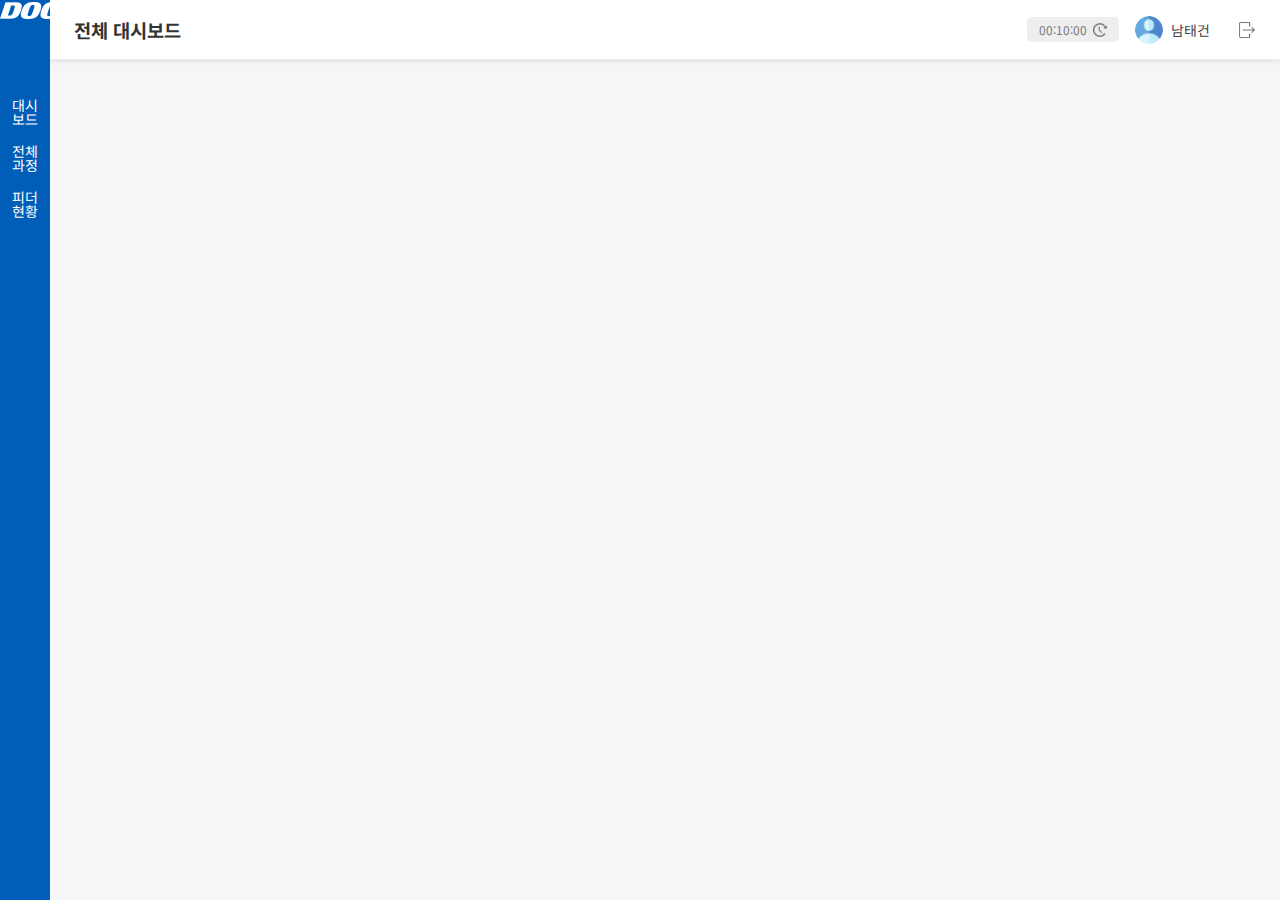
<file: index.html>
<!DOCTYPE html>
<html lang="ko">
<head>
  <meta charset="UTF-8">
  <meta name="viewport" content="width=device-width, initial-scale=1.0">
  <script src="https://code.jquery.com/jquery-3.7.1.min.js" defer></script>
  <!-- 테스트 데이터 -->
  <script src="./js/dummy-data.js"></script>
  <!-- 색상 결정 규칙 -->
  <script src="./js/color-rules.js"></script>
  <!-- 차트 그리는 함수 (원형/막대) -->
  <script src="./js/donut.js"></script>
  <!-- 커스텀 css / js-->
  <link rel="stylesheet" href="./style.css">
  <title>피더파이프 제조 현황</title>
</head>
<body>
  <div class="layout">
    <div id="sidebar"></div>
    <div class="layout-main">
      <div class="layout-right">
        <header id="header"></header>
        <main id="content-wrap">
          
        </main>
      </div>
    </div>
  </div>

  <script src="./js/custom.js"></script>
  <script>
    // header.html → #header
    fetch("./header.html")
      .then(res => res.text())
      .then(html => {
        document.getElementById("header").innerHTML = html;
      });
  </script>
  <!-- header, sidebar, title load -->
  <script src="./js/layout.js"></script>
  <!-- 기능 렌더러 : 바차트, 도넛 랜딩 -->
  <script src="./js/project-total-progress.js"></script>
  <!-- ui 컨트롤러 : 프로젝트 진행 현황 슬라이더 -->
  <script src="./js/progress-slider.js"></script>
</body>
</html>
</file>
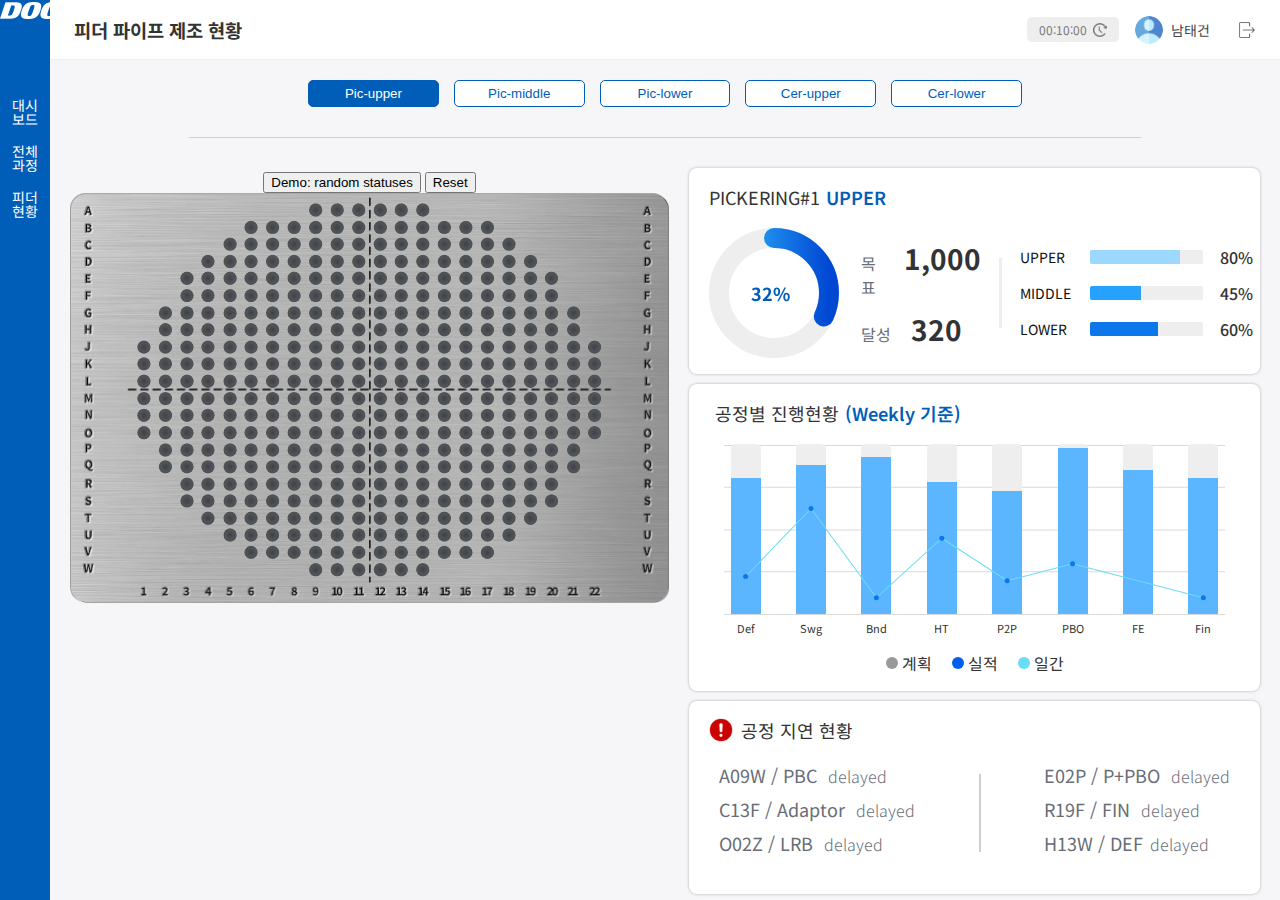
<file: feeder.html>
<!DOCTYPE html>
<html lang="ko">
<head>
  <meta charset="UTF-8" />
  <meta name="viewport" content="width=device-width, initial-scale=1.0" />
  <link rel="stylesheet" href="./style.css" />
  <script src="https://code.jquery.com/jquery-3.7.1.min.js" defer></script>
  <!-- 더미데이터 -->
  <script src="./js/dummy-data.js" defer></script>
  <!-- 컬러 규칙 -->
  <script src="./js/color-rules.js" defer></script>
  <!-- 도넛 차트 -->
  <script src="./js/donut.js" defer></script>
  <!-- 피더 공정 필터링 -->
  <script src="./js/feeder/feeder-weekly-config.js" defer></script>
  <!-- 피더 위클리 차트 -->
  <script src="./js/feeder/feeder-weekly-chart.js" defer></script>
  <!-- 레이아웃 -->
  <script src="./js/layout.js" defer></script>
  <!-- feeder 페이지 전용 엔트리 -->
  <script src="./js/feeder/feeder-page.js" defer></script>
</head>
<body>
  <div class="layout">
    <div id="sidebar"></div>
    <div class="layout-main">
      <div id="header"></div>
      <main id="content-wrap">
        <!-- 탭 -->
        <div class="feeder-btn-wrap">
          <div class="feeder-btns">
            <button class="feeder-btn active" data-context="pickering-upper" type="button">Pic-upper</button>
            <button class="feeder-btn" data-context="pickering-middle" type="button">Pic-middle</button>
            <button class="feeder-btn" data-context="pickering-lower" type="button">Pic-lower</button>
            <button class="feeder-btn" data-context="cernavoda-upper" type="button">Cer-upper</button>
            <button class="feeder-btn" data-context="cernavoda-lower" type="button">Cer-lower</button>
          </div>
        </div>

        <div class="hline"></div>

        <!-- 본문: 좌(원판) / 우(카드3개) -->
        <section class="feeder-sec">
          <article class="feeder-img">
            <div class="feeder-tools">
              <button type="button" id="demoBtn">Demo: random statuses</button>
              <button type="button" id="resetBtn">Reset</button>
            </div>

            <div id="feederMount" class="feeder-mount">
                <img class="feeder-bg" src="./images/feeder.png" alt="Feeder" />
            </div>
          </article>
          <!-- <div class="vline"></div> -->
          <article class="feeder-info">
            <!-- 1) 요약 + 도넛 -->
          <div class="feeder-info1 feeder-card bc" data-role="summary-card">
            <!-- LEFT -->
            <div class="feeder-left">
              <div class="feeder-title-row">
                <span class="feeder-title-main" data-field="title"></span>
                <span class="feeder-stitle" data-field="subtitle"></span>
              </div>

              <div class="feeder-body-row">
                <!-- donut -->
                <div class="feeder-donut-con">
                  <div class="feeder-ring">
                    <canvas class="feeder-canvas" width="130" height="130"></canvas>
                    <span class="feeder-percent" data-field="percent"></span>
                  </div>
                  <!-- 목표/달성 -->
                  <div class="feeder-kpi">
                    <div class="kpi-row">
                      <span class="kpi-label">목표</span>
                      <b class="kpi-value" data-field="total"></b>
                    </div>
                    <div class="kpi-row">
                      <span class="kpi-label">달성</span>
                      <b class="kpi-value" data-field="produced"></b>
                    </div>
                  </div>
                </div>

                <!-- divider -->
                <div class="feeder-divider"></div>

                <!-- right mini bars -->
                <div class="feeder-mini-bars">
                  <div class="mini-row">
                    <span class="mini-label">UPPER</span>
                    <div class="mini-track">
                      <div class="mini-fill mini-fill-upper" data-role="mini-upper"></div>
                    </div>
                      <span class="mini-pct" data-role="mini-upper-pct">0%</span>
                  </div>

                  <div class="mini-row">
                    <span class="mini-label">MIDDLE</span>
                    <div class="mini-track">
                      <div class="mini-fill mini-fill-middle" data-role="mini-middle"></div>
                    </div>
                      <span class="mini-pct" data-role="mini-middle-pct">0%</span>
                  </div>

                  <div class="mini-row">
                    <span class="mini-label">LOWER</span>
                    <div class="mini-track">
                      <div class="mini-fill mini-fill-lower" data-role="mini-lower"></div>
                    </div>
                      <span class="mini-pct" data-role="mini-lower-pct">0%</span>
                  </div>
                </div>
              </div>
            </div>
          </div>

            <!-- 2) 공정별 진행현황 -->
            <div class="feeder-info2 feeder-card bc" data-role="weekly-card">
              <div class="proc-header-row">
                <div class="feeder-title-row">
                  <span class="sl-mw"></span>
                  <div class="feeder-title-main">공정별 진행현황</div>
                  <span class="feeder-stitle">(Weekly 기준)</span>
                </div>
              </div>

            <div class="proc-bar-chart" id="procBarChartWrap">
              <div class="proc-plot">
                <svg class="proc-grid" aria-hidden="true"></svg>
                <div id="procBarChart"></div>
              </div>
            </div>
              <div class="proc-legend">
                <span class="proc-legend-item">
                  <span class="proc-legend-dot proc-legend-dot--plan"></span>
                  <span class="proc-legend-label">계획</span>
                </span>
                <span class="proc-legend-item">
                  <span class="proc-legend-dot proc-legend-dot--actual"></span>
                  <span class="proc-legend-label">실적</span>
                </span>
                <span class="proc-legend-item">
                  <span class="proc-legend-dot proc-legend-dot--daily"></span>
                  <span class="proc-legend-label">일간</span>
                </span>
              </div>
            </div>

            <!-- 3) 지연 공정 -->
            <div class="feeder-info3 feeder-card bc" data-role="delay-card">
              <div class="proc-header-row">
                <div class="feeder-title-row">
                  <span class="feeder-title-main"><img src="./images/warning.png" alt=""> 공정 지연 현황</span>
                </div>
              </div>
              <div class="delay-con">
                <!-- data-code 연결하면 됨 -->
                <div class="delay-left">
                  <div class="delay-item" data-code="A09W" data-proc="PBC" data-status="delayed">
                    <span class="delay-label">A09W / PBC</span>
                    <span class="status-delayed">delayed</span>
                  </div>
                  <div class="delay-item" data-code="C13F" data-proc="ADAPTOR" data-status="delayed">
                    <span class="delay-label">C13F / Adaptor</span>
                    <span class="status-delayed">delayed</span>
                  </div>
                  <div class="delay-item" data-code="O02Z" data-proc="LRB" data-status="delayed">
                    <span class="delay-label">O02Z / LRB</span>
                    <span class="status-delayed">delayed</span>
                  </div>
                </div>
                <div class="vline"></div>
                <div class="delay-right">
                  <div class="delay-item" data-code="E02P" data-proc="P+PBO" data-status="delayed">
                    <span class="delay-label">E02P / P+PBO</span>
                    <span class="status-delayed">delayed</span>
                  </div>
                  <div class="delay-item" data-code="R19F" data-proc="FIN" data-status="delayed">
                    <span class="delay-label">R19F / FIN</span>
                    <span class="status-delayed">delayed</span>
                  </div>

                  <div class="delay-item" data-code="H13W" data-proc="DEF" data-status="delayed">
                    <span class="delay-label">H13W / DEF</span><span class="status-delayed">delayed</span>
                  </div>
                </div>
              </div>
            </div>
          </article>
        </section>
      </main>
    </div>
  </div>
</body>
</html>
</file>
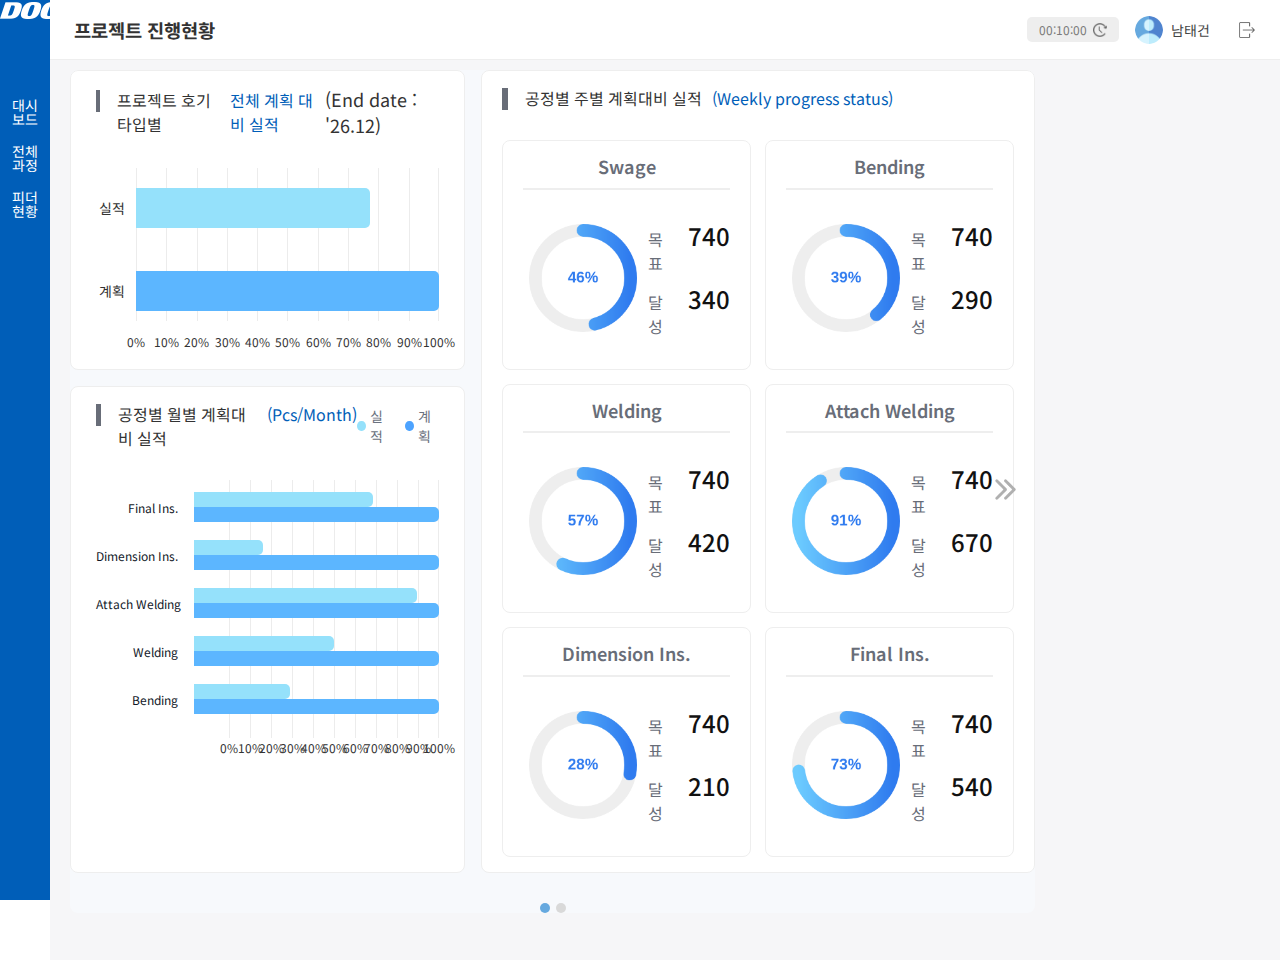
<file: project.html>
<!DOCTYPE html>
<html lang="ko">
<head>
  <meta charset="UTF-8">
  <meta name="viewport" content="width=device-width, initial-scale=1.0">
  <script src="https://code.jquery.com/jquery-3.7.1.min.js" defer></script>
  <!-- 테스트 데이터 -->
  <script src="./js/dummy-data.js"></script>
  <!-- 색상 결정 규칙 -->
  <script src="./js/color-rules.js"></script>
  <!-- 차트 그리는 함수 (원형/막대) -->
  <script src="./js/donut.js"></script>
  <!-- 커스텀 css / js-->
  <link rel="stylesheet" href="./css/style.css">
  <link rel="stylesheet" href="./css/responsive.css">
  <title>피더파이프 제조 현황</title>
</head>
<body>
  <div class="layout">
    <div id="sidebar"></div>
    <div class="layout-main">
      <div id="header"></div>
      <div class="layout-right">
        <main id="content-wrap">
          <div class="progress-slider">
            <!-- 슬라이드 전체 래퍼 -->
            <div class="progress-slides">

              <!-- 1번 슬라이드: Pickering -->
              <div class="progress-slide" data-plant="pickering" data-plant-name="Pickering">
                <div class="slide-layout">
                  <div class="slide-left">
                    <!-- 카드1: Total Progress -->
                    <div class="card card-small" id="card-total-progress1">
                      <div class="card-header">
                        <div class="card-title"><span class="sl"></span>프로젝트 호기 타입별 <span> 전체 계획 대비 실적</span>
                        </div>
                        <span class="end-date">(End date : '26.12)</span>
                        <!-- <span class="card-badge" data-role="total-badge" id="total-progress-badge-pickering"></span> -->
                      </div>
                      <div class="bar-chart-horizontal" data-role="total-bar" id="total-progress-chart-pickering"></div>
                    </div>
                    <!-- 카드2: 공정별 -->
                    <div class="card card-small" id="card-total-progress2">
                      <div class="card-header">
                        <div class="card-title"><span class="sl"></span>공정별 월별 계획대비 실적 <span> (Pcs/Month)</span></div>
                        <div class="card-legend" aria-label="legend">
                          <span class="legend-item"><i class="dot dot-actual"></i>실적</span>
                          <span class="legend-item"><i class="dot dot-plan"></i>계획</span>
                        </div>
                      </div>
                      <div class="bar-chart-horizontal" data-role="proc-bars" id="total-progress-chart-proc-pickering"></div>
                    </div>
                  </div>

                  <div class="slide-right">
                    <div class="card card-large">
                      <div class="card-title"><span class="sl"></span>공정별 주별 계획대비 실적 <span> (Weekly progress status)</span></div>
                      <div class="proc-donut-grid" data-role="donut-grid" id="procDonutGrid-pickering"></div>
                    </div>
                  </div>
                </div>
              </div>

              <!-- 2번 슬라이드: Cernavoda -->
              <div class="progress-slide theme-cernavoda" data-plant="cernavoda" data-plant-name="Cernavoda">
                <div class="slide-layout">
                  <div class="slide-left">
                    <!-- 카드1: Total Progress -->
                    <div class="card card-small" id="card-total-progress1-cernavoda">
                      <div class="card-header">
                        <div class="card-title"><span class="sl"></span>프로젝트 호기 타입별 <span> 전체 계획 대비 실적</span>
                        </div>
                        <span class="end-date">(End date : '26.12)</span>
                        <!-- <span class="card-badge" data-role="total-badge" id="total-progress-badge-cernavoda"></span> -->
                      </div>
                      <div class="bar-chart-horizontal" data-role="total-bar" id="total-progress-chart-cernavoda"></div>
                    </div>
                    <!-- 카드2: 공정별 -->
                    <div class="card card-small" id="card-total-progress2-cernavoda">
                      <div class="card-header">
                        <div class="card-title"><span class="sl"></span>공정별 월별 계획대비 실적 <span> (Pcs/Month)</span></div>
                        <div class="card-legend" aria-label="legend">
                          <span class="legend-item"><i class="dot dot-actual"></i>실적</span>
                          <span class="legend-item"><i class="dot dot-plan"></i>계획</span>
                        </div>
                      </div>
                      <div class="bar-chart-horizontal" data-role="proc-bars" id="total-progress-chart-proc-cernavoda"></div>
                    </div>
                  </div>
                  <div class="slide-right">
                    <div class="card card-large">
                      <div class="card-title"><span class="sl"></span>공정별 주별 계획대비 실적 <span> (Weekly progress status)</span></div>
                      <div class="proc-donut-grid" data-role="donut-grid" id="procDonutGrid-cernavoda"></div>
                    </div>
                  </div>
                </div>
              </div>
            </div>
  
            <!-- 오른쪽 next 버튼 -->
            <button class="slider-next" type="button">
              <img src="./images/next.png" alt="다음">
            </button>
  
            <!-- 하단 점 표시 -->
            <div class="slider-dots">
              <span class="dot active"></span>
              <span class="dot"></span>
            </div>
          </div>
        </main>
      </div>
    </div>
  </div>

  <script src="./js/custom.js"></script>
  <script>
    // header.html → #header
    fetch("./header.html")
      .then(res => res.text())
      .then(html => {
        document.getElementById("header").innerHTML = html;
      });
  </script>
  <!-- header, sidebar, title load -->
  <script src="./js/layout.js"></script>
  <!-- 기능 렌더러 : 바차트, 도넛 랜딩 -->
  <script src="./js/project/progress-slider.js"></script>
  <!-- ui 컨트롤러 : 프로젝트 진행 현황 슬라이더 -->
  <script src="./js/project/project-total-progress.js"></script>
</body>
</html>
</file>
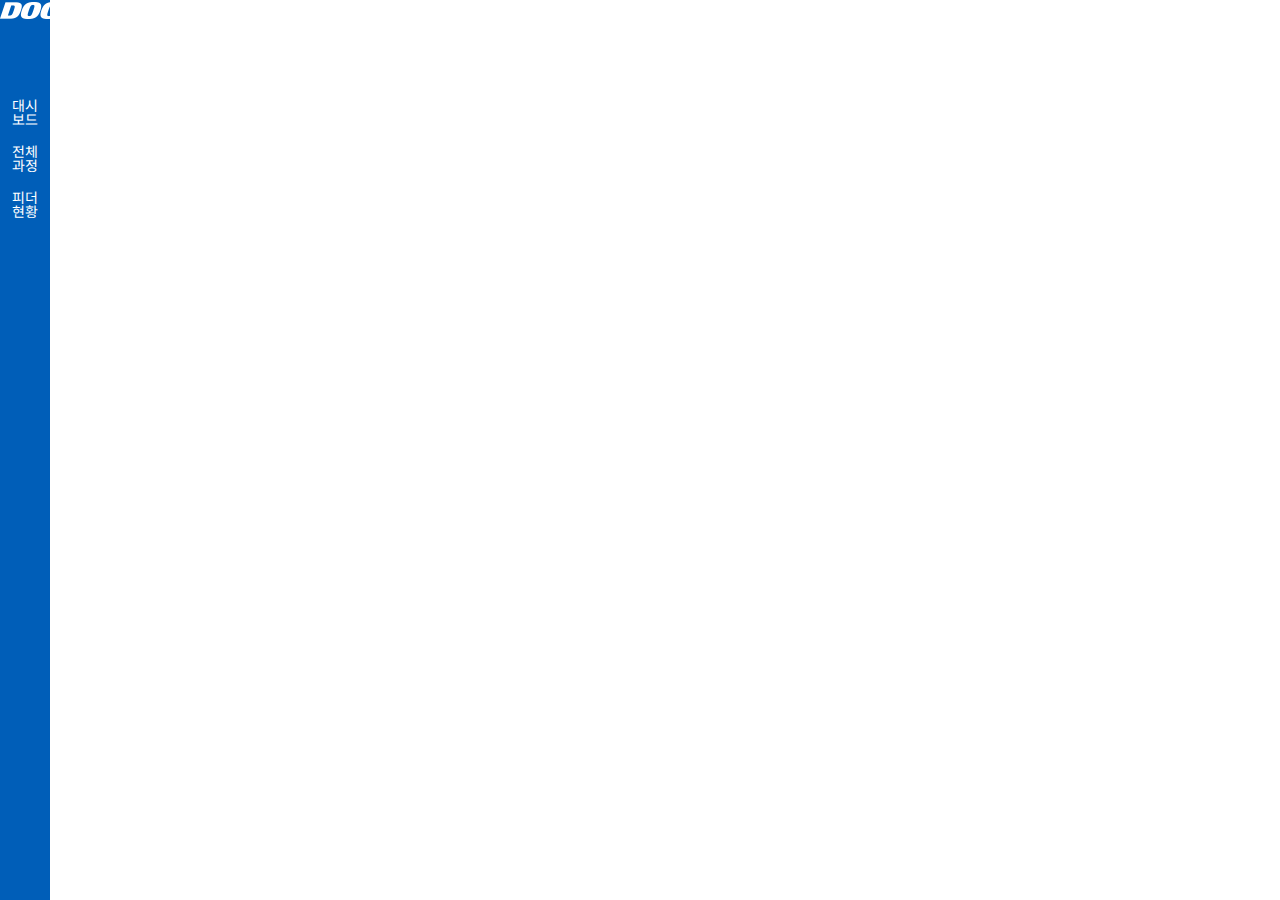
<file: sidebar.html>
<!DOCTYPE html>
<html lang="ko">
<head>
  <meta charset="UTF-8">
  <meta name="viewport" content="width=device-width, initial-scale=1.0">
  <link rel="stylesheet" href="./style.css">
  <title>menubar</title>
</head>
<body>
  <div class="menu">
    <img src="./images/imgi_18_logo.png" alt="" class="logo">
    <div class="menu-inner">
      <a href="./index.html" class="menu-item">
        <span class="menu-icon">
          <!-- <img src="/images/home.png" alt="홈아이콘"> -->
        </span>
        <span class="menu-label">대시보드</span>
      </a>

      <a href="./project.html" class="menu-item">
        <span class="menu-icon">
          <!-- <img src="/images/growth-graph.png" alt="그래프아이콘"> -->
        </span>
        <span class="menu-label">전체과정</span>
      </a>

      <a href="./feeder.html" class="menu-item">
        <span class="menu-icon">
          <!-- <img src="/images/settings-gear.png" alt="기어아이콘"> -->
        </span>
        <span class="menu-label">피더현황</span>
      </a>
    </div>
  </div>
</body>
</html>
</file>
<file: style.css>
/* Google Web Font : Noto+Sans */
@import url('https://fonts.googleapis.com/css2?family=Noto+Sans+KR:wght@100..900&display=swap');

/* Recet Css */
* {box-sizing: border-box;}
ul {list-style: none; padding: 0; margin: 0;}
a {text-decoration: none; color: #222;}
h1, h2, h3, h4, h5 {margin: 0;}

html, body {
  margin: 0px;
  padding: 0;
  height: 100%;
}
body {
  background: #fff;
  color: #333;
  font-family: 'Noto Sans KR', sans-serif;
}
.layout {
  display: flex;
  min-height: 100vh;
}
.layout-main {
  background: #F6F6F8;
}
/* ============= 헤더 ================ */
header {
  margin-bottom: 20px;
  background: #fff;
  box-shadow: 0 2px 4px rgba(0,0,0,0.08);
  width: 100%;
}
/* 헤더 전체 라인 */
.gnb-inner {
  height: 60px;
  background: #fff;
  padding: 0 24px;
  display: flex;
  align-items: center;
  justify-content: space-between;
  border-bottom: 1px solid #eee;
}
.layout-main {
  width: 100%;
}
/* 왼쪽은 일단 비워두거나 타이틀 */
.gnb-left {
  display: flex;
  align-items: center;
}
/* 오른쪽 전체 */
.gnb-right {
  display: flex;
  align-items: center;
  gap: 16px;
}
/* --- 세션 박스 --- */
.session-box {
  display: flex;
  align-items: center;
  gap: 6px;
  padding: 4px 12px;
  border-radius: 5px;
  background: #eee;
  font-size: 12px;
  color: #7a7a7a;
}
.session-icon {
  width: 14px;
  height: 14px;
  display: block;
}
/* --- 유저 박스 --- */
.user-box {
  display: flex;
  align-items: center;
  gap: 8px;
}
/* 기본 아바타 (person.png가 기본 배경) */
.avatar {
  width: 28px;
  height: 28px;
  border-radius: 50%;
  overflow: hidden;
  background: url("./images/person.png") center/cover no-repeat;
}
/* 실제 유저 사진이 있을 때 (img가 있으면 그걸로 덮어씀) */
.avatar img {
  width: 100%;
  height: 100%;
  object-fit: cover;
  display: block;
}
.user-name {
  font-size: 14px;
  color: #444;
  padding-right: 20px;
}
/* 로그아웃 버튼 */
.btn-logout {
  border: none;
  background: transparent;
  padding: 0;
  cursor: pointer;
  display: flex;
  align-items: center;
}
.btn-logout img {
  width: 18px;
  height: 18px;
}

/* ============= index.html ============= */
.main-wrap {
  display: flex;
  gap: 15px;
  height: calc(100vh - 60px);
}
.main-left {
  flex: 2;
  display: flex;
  gap: 15px;
  flex-direction: column;
  height: 100%;
}
.main-right {
  display: flex;
  flex: 1.5;
  flex-direction: column;
  gap: 15px;
}
.blank {
  flex: 0.2;
  border: 1px solid #000;
}
.map-space {
  flex: 3;
  border: 1px solid #eee;
  display: flex;
  flex-direction: column;
  position: relative;
  overflow: hidden;
}
/* 맵 실루엣(정적 이미지) */
.map-space::after{
  content: "";
  position: absolute;
  right: 16px;
  top: 10px;
  width: 100%;
  height: calc(100% - 20px);
  background: url("./images/map-silhouette.png") no-repeat right center;
  background-size: cover;
  opacity: 0.9;             /* 스샷처럼 은은하게 */
  pointer-events: none;
  z-index: 0;
}
.map-markers{
  position: absolute;
  inset: 0;
  z-index: 1; 
}

/* 마커 기본 스타일 */
.map-marker{
  position: absolute;
  transform: translate(-50%, -50%); /* 좌표가 “점 중심”이 되게 */
  display: flex;
  flex-direction: column;
  align-items: center;
  gap: 6px;
  font-weight: 700;
  font-size: 14px;
  color: #fff;
  text-shadow: 0 1px 2px rgba(0,0,0,.35);
}
.map-marker__dot{
  width: 10px;
  height: 10px;
  border-radius: 50%;
}

/* ====== 좌표(예시) : 실제로는 미세 조정 필요 ====== */
.m-canada { left: 13%; top: 33%; }
.m-romania { left: 53.5%; top: 34%; }
.m-china   { left: 76%; top: 44%; }
.m-korea   { left: 80.5%; top: 39%; }
.map-bottom {
  flex: 1;
}
.map-icon img {
  width: 18px;
  height: auto;
}
.map-notice {
  display: flex;
  gap: 10px;
  font-size: 14px;
  z-index: 1;
  bottom: 0 ;
  opacity: .7;
  position: absolute;
  border-radius: 5px;
}
.map-notice1,
.map-notice2 {
  background: #fff;
  border: 1px solid #eee;
  width: 220px;
  min-height: 200px;
  padding: 15px;
  border-radius: 5px;
}
.map-icon-head {
  display: flex;
  color: #111;
  gap: 5px;
  align-items: center;
  z-index: 1;
  font-size: 14px;
}
/* layout */
.map-bottom-grid{
  display: grid;
  grid-template-columns: 2fr 2fr 1.6fr 1.6fr; /* big, big, small, small */
  gap: 16px;
  align-items: stretch;
}
/* size */
.card--big{
  grid-row: span 2;     /* 왼쪽 큰 카드 2행 */
  min-height: 360px;    /* 필요 시 조절 */
  position: relative;
}
.card--big .feeder-canvas {
  position: absolute;
  top: 50px;
  width: 100px;
  height: 100px;
}
.card--small{
  min-height: 170px;
}
.card.card--big .mini-row{
  display: grid;
  grid-template-columns: 1fr 56px; /* 바 / 퍼센트 */
  align-items: center;
  gap: 10px;
  margin-top: 12px;
}
.card.card--big [data-role^="mini-"]{
  height: 10px;
  border-radius: 6px;
  /* 트랙(뒤) */
  position: relative;
}
/* 지금은 바 자체가 fill div */
.card.card--big [data-role="mini-upper"]{ background: #95E1FB; }
.card.card--big [data-role="mini-middle"]{ background: #337DF6; }
.card.card--big [data-role="mini-lower"]{ background: #006FE6; }
.card.card--big [data-role$="-pct"]{
  text-align: right;
  font-size: 12px;
  color: #111;
}
/* notice body */
.map-icon-body{
  margin-top: 12px;
  display: flex;
  flex-direction: column;
  gap: 16px;
}
/* 그룹(국가 + 하위항목 묶음) */
.notice-group{}
/* 국가 줄 */
.notice-country{
  display: flex;
  align-items: center;
  gap: 10px;
  font-weight: 700;
  color: #111;
  line-height: 1.2;
}
/* 마커(dot) */
.dots{
  width: 10px;
  height: 10px;
  border-radius: 999px;
  flex: 0 0 auto;
}
/* 왼쪽 마커 */
.dots--p1{ background: #006FE6; }
.dots--p2{ background: #11B0FF; }
.dots--p3{ background: #95E1FB; }
/* 오른쪽 마커 */
.dots--c1{ background: #FFA000; }
.dots--c2{ background: #95E1FB; }
/* 하위항목 영역: “옆에 여백” (= 들여쓰기) */
.notice-items{
  margin-left: 20px;   /* ← 여기 조절하면 국가 대비 옆 여백 늘어남 */
  margin-top: 8px;
  display: flex;
  flex-direction: column;
  gap: 6px;
}
/* 하위항목 텍스트 */
.notice-item{
  font-size: 13px;
  color: #686D78;
  line-height: 1.35;
}

/* ========= 피커링, 체르노바다 전체 ========= */
.progress-all {
  display: flex;
  flex: 2;
}
.progress-delayed {
  flex: 1;
}
.progress-wrap {
  display: flex;
  gap: 15px;
}
.progress-wrap,
.progress-delayed {
  width: 70%;
}
.progress-left {
  flex: 1;
}
.progress-right {
  flex: 1;
}
/* ########### 메인화면- 맵 밑의 토탈 카드 */
.card.card--big{
  padding: 15px;
  display: grid;
  /* 슬롯 고정: title / summary / divider / bars */
  grid-template-rows: 24px 120px 1px auto;
  row-gap: 10px;
}
/* title */
.card.card--big [data-field="title"] {
  height: 24px;                 /* 고정 */
  display: grid;
  place-items: center;
  color: #686D78;
  font-weight: 600;
  letter-spacing: 0.5px;
}
/* summary row: donut + kv (높이 고정) */
.card.card--big .summary-row{
  height: 120px;                /* 고정 */
  display: grid;
  grid-template-columns: 120px 1fr;
  align-items: center;
  column-gap: 16px;
}
/* donut wrap 고정 */
.card.card--big .donut-wrap{
  width: 100px;
  height: 100px;
  position: relative;
  justify-self: center;  /* 가로 중앙 */
  align-self: center;    /* 세로 중앙 */
}
.card.card--big .donut-wrap .feeder-canvas{
  position: absolute;
  inset: 0;                     /* 중앙정렬 필요 없음 */
  width: 100%;
  height: 100%;
}
.card.card--big .donut-center{
  position: absolute;
  inset: 0;
  display: grid;
  place-items: center;
  font-size: 13px;
  font-weight: 700;
  color: #686D78;
  pointer-events: none;
}
/* 목표/달성 텍스트 */
.card.card--big .summary-text{
  display: flex;
  flex-direction: column;
  gap: 8px;                     
  font-size: 13px;
  color: #686D78;
}
.card.card--big .summary-text .kv{
  display: grid;
  grid-template-columns: 34px auto;
  align-items: baseline;
  column-gap: 10px;
}
.card.card--big .summary-text .kv .v{
  font-size: 22px;
  font-weight: 700;
  color: #111827;
}
/* divider */
.card.card--big .divider{
  height: 1px;
  background: #EEEEEE;
}
/* ===== mini bars: 3줄 슬롯 고정 + 간격 축소 ===== */
.card.card--small [data-field="title"]{
  height: 24px;                 /* 고정 */
  display: flex;
  justify-content: center;
  color: #686D78;
  font-weight: 600;
  gap: 5px;
}
.card.card--big .mini-row{
  display: grid;
  grid-template-columns: 60px 1fr 40px;
  align-items: center;
  gap: 10px;
  /* 줄 높이 고정 -> 카드마다 동일 */
  min-height: 24px;
}
.card.card--big .mini-row + .mini-row{
  margin-top: 4px;        
}
.card.card--big .mini-label{
  font-size: 12px;
  color: #111827;
}
.card.card--big .mini-track{
  height: 12px;
  background: #EDEDED;
  border-radius: 4px;
  overflow: hidden;
}
.card.card--big .mini-fill{
  height: 100%;
  width: 0%;
  border-radius: 4px;
}
.card.card--big .mini-pct{
  text-align: right;
  font-size: 12px;
  color: #686D78;
}
/* CERNAVODA 카드 내부 mini-fill 색상 테마 */
.card[data-card="cernavoda"] .mini-fill[data-role="mini-upper"]{
  background: #FFC54E;
}
.card[data-card="cernavoda"] .mini-fill[data-role="mini-lower"]{
  background: #FFA000;
}
/* ############ 위클리 먼슬리 4개 칸 */
.card.card--small [data-field="title"] {
  flex: 0 0 auto;
  display: flex;
  align-items: center;
}
.card.card--small [data-field="title"] .stitle {
  font-weight: 300;
  font-size: 14px;
}
.card.card--small {
  padding: 15px 20px;
  display: flex;
  flex-direction: column;
}
.small-kpi__body {
  flex: 1;
  display: flex;
  flex-direction: column;
  justify-content: space-between;
}
.small-kpi__value {
  font-size: 32px;
  font-weight: 500;
}
.small-kpi__top {
  display: flex;
  justify-content: space-between;
  flex: 2;
  align-items: center;
}
.small-kpi__meta {
  flex: 1;
}
.small-kpi__label {
  font-size: 12px;
}
.small-kpi__delta {
  display: flex;
  align-items: center;
  gap: 7px;
}
.small-kpi__delta img {
  width: 13px;
  top: 2px;
}
.card.card--small.small-kpi .spark {
  background: #fff;
}
.card.card--small.small-kpi .spark-box{
  width: clamp(62px, 22vw, 110px);
  height: 32px;
  border-radius: 6px;
  overflow: hidden; 
  display: flex;
  align-items: center;
  justify-content: center;
}
.card.card--small.small-kpi .spark{
  width: 100%;
  height: 100%;
  display:block;
}
/* ============= index.html: main-right ============= */
/* 공정 카드 공통 */
.proc-card{
  padding: 15px 5px;
}
.proc-title{
  text-align: center;
  font-weight: 600;
  letter-spacing: 1px;
  color: #686D78;
  margin-bottom: 10px;
}
.proc-list{
  display: flex;
  flex-direction: column;
  gap: 10px; /* 균등 간격 */
}
.proc-row{
  display: grid;
  grid-template-columns: 1fr auto;
  gap: 4px;
  align-items: center;
}
.proc-name{
  font-size: 14px;
  color: #111;
}
/* 페센트 글씨 */
.proc-pct{
  font-size: 14px;
  font-weight: 700;
  color: #005EB8;
}
.proc-track{
  grid-column: 1 / -1;
  height: 10px;
  background: #d9d9d9; /* 차트 배경(트랙) */
  border-radius: 999px;
  overflow: hidden;
}
.proc-fill{
  height: 100%;
  width: 0%;
  border-radius: 999px;
}


/* setion:feeder-sec 왼쪽- 피더이미지 */
.feeder-sec {
  display: flex;
  gap: 20px;
  padding-bottom: 20px;
  height: 70vh;
}
.feeder-img {
  flex: 4;
  text-align: center;
  height: 70vh;
}
.feeder-img img {
}
.bc {
  background: #fff;
  border-radius: 5px;
  box-shadow: 0 0 3px rgba(0, 0, 0, 0.3);
}
.fimg-title {
  display: flex;
  justify-content: center;
  align-items: center;
  font-size: 30px;
  height: 60px;
}
.blue {
  color: #005EB8;
  font-weight: 500;
  margin-left: 10px;
}

/* setion:feeder-sec 오른쪽- 피더정보 */
.feeder-info {
  flex: 2.5;
  display: flex;
  flex-direction: column;
  gap: 10px;
}
.feeder-info1 {
  flex: 1;
  display: flex;
}
.feeder-info2 {
  flex: 2;
}
.feeder-info3 {
  flex: 2;
}
/* 카드 박스  */
.fx {
  display: flex;
}
.feeder-card {
  justify-content: space-between;
  align-items: center;
  padding: 16px 20px;
  border-radius: 8px;
}
/* ============ 요약카드 레이아웃 ============ */
.feeder-info1{ align-items: stretch; }
.feeder-body-row{
  display:flex;
  align-items:center;
  justify-content: space-around;
  gap:18px;
  margin-top: 8px;
}
/* KPI(목표/달성) */
.feeder-kpi{
  display:flex;
  flex-direction:column;
  gap:10px;
  min-width: 110px;
}
.kpi-row{
  display:flex;
  align-items:baseline;
  gap:20px;
}
.kpi-label{
  font-size:16px;
  color:#686D78;
}
.kpi-value{
  font-size:28px;
  font-weight:700;
}
/* 중간 세로 구분선*/
.feeder-divider{
  width:3px;
  height:70px;
  background:#EEEEEE;
}
/* 오른쪽 U/M/L 바 */
.feeder-mini-bars{
  display:flex;
  flex-direction:column;
  gap:12px;
  min-width: 220px;
}
.mini-row{
  display:flex;
  align-items:center;
  gap:10px;
}
.mini-value{
  text-align: right;
  font-size: 14px;
  font-weight: 600;
}
.mini-label{
  width:60px;
  font-size: 14px;
  color:#111;
}
.mini-track{
  flex:1;
  height:14px;
  background:#EEEEEE;
  border-radius:2px;
  overflow:hidden;
  border-radius: 2px;
  transition: width .35s ease;
}
.mini-fill{
  height:100%;
  width:0%;
}
.mini-pct {
  width: 20px;
  margin-left: 7px;
  font-weight: 500;
}
/* 색상: U/M/L 순 */
.mini-fill-upper  { background:#9CD8FF; }
.mini-fill-middle { background:#26A2FE; }
.mini-fill-lower  { background:#0C77EA; }
/* 미니바-체르보나다 버전 */
body.theme-cernavoda .mini-fill-upper  { background:#FFC54E; }
body.theme-cernavoda .mini-fill-lower  { background:#FFA000; }

.hline {
  width: 80%;
  border-top: 1px solid #d1d0d0;
  margin: 30px auto;
}
.vline {
  width: 2px;
  height: 60%;
  background: #d1d0d0;
}
/* 좌우 영역 비율 */
.feeder-left {
  flex: 1 1;
  display: flex;
  flex-direction: column;
  gap: 10px;
}
.feeder-right {
  flex: 0 0 auto;
  display: flex;
  justify-content: center;
  align-items: center;
}
/* 제목 라인 */
.feeder-title-row {
  display: flex;
  align-items: center;
  gap: 6px;
}
/* 메인 제목(라인명) */
.feeder-title-main {
  font-weight: 400;
  font-size: 18px;
  display: flex;
  gap: 8px;
  align-items: center;
}
.feeder-title-main img {
  width: 24px;
  height: 24px;
}
/* 서브 제목(Upper Feeder) – 파란색 */
.feeder-stitle {
  color: #005eb8;
  font-weight: 600;
  font-size: 18px;
}
/* 수량 라인 */
.feeder-count-row {
  display: flex;
  align-items: baseline;
  gap: 4px;
  font-weight: 700;
}
/* 현재 제작 수량 */
.feeder-current {
  font-size: 45px;
}
.feeder-separator {
  font-size: 40px;
  font-weight: 200;
  padding: 0 10px;
}
/* 전체 수량 */
.feeder-total {
  font-size: 45px;
}
.feeder-donut-con {
  display: flex;
  gap: 30px;
  justify-content: center;
  align-items: center;
}
/* 도넛 컨테이너 */
.feeder-ring {
  width: 130px;
  height: 130px;
  border-radius: 50%;
  position: relative;
  display: flex;
  justify-content: center;
  align-items: center;
}
.feeder-canvas {
  position: absolute;
  inset: 0;
}
/* 퍼센트 숫자 */
.feeder-percent {
  position: relative;
  font-size: 18px;
  font-weight: 700;
  color: #005EB8;
}
body.theme-cernavoda .feeder-percent { 
  color:#FF7300; 
}
body.theme-cernavoda .feeder-stitle{ color:#FF7300; }

/* 카드 공통(feeder-card)는 기존 것 그대로 사용 */
/* 타이틀 + 범례 행 */
.proc-header-row {
  display: flex;
  justify-content: space-between;
  align-items: center;
  margin-bottom: 5px;
}
/* 범례 */
.proc-legend {
  display: flex;
  justify-content: center;
  gap: 20px;
  align-items: center;
}
.proc-legend-item {
  display: inline-flex;
  align-items: center;
  gap: 4px;
}
.proc-legend-dot {
  width: 12px;
  height: 12px;
  border-radius: 50%;
}
.proc-legend-dot--plan {
  background-color: #999; /* 계획 */
}
.proc-legend-dot--actual {
  background-color: #005feb; /* 실적 */
}
/* 체르나보다(Cernavoda) */
body.theme-cernavoda .proc-legend-dot--actual {
  background-color: #FF8A3D; /* 주황 */
}
/* Daily 누적(라인) 범례 색 = 선색 */
.proc-legend-dot--daily { background-color: #69DCF6; }           /* Pickering */
body.theme-cernavoda .proc-legend-dot--daily { background-color: #FFC54E; } /* Cernavoda */

/* ===== 막대 그래프 영역 ===== */

/* 카드 래퍼 */
.proc-bar-chart {
  position: relative;
  width: 100%;
  height: 220px;
  padding: 0 15px 15px 15px;
  display: flex;
  align-items: flex-end;
  gap: 16px;
  overflow: hidden;
}
/* grid 래퍼 */
.proc-plot {
  position: relative;
  height: 170px;
  width: 100%;
}
.proc-grid{
  position: absolute;
  width: 100%;
  height: 100%;
  pointer-events: none;
  inset: 0;
  top: -21px;
  border-bottom: 1px solid #D9D9D9;
}
/* 그리드 SVG 오버레이 */
/* 막대들은 그리드 위로 */
#procBarChart{
  position: relative; 
  display: flex;
  align-items: flex-end;
  justify-content: space-between;
  height: 170px;
  gap: 22px;
  z-index: 1;
}
/* 라인 오버레이 */
#procBarChart .proc-daily-overlay{
  position: absolute;
  inset: 0;
  pointer-events: none;
  z-index: 3;
}
/* 각 공정(컬럼) */
.proc-bar-column {
  flex: 1 1 0;
  min-width: 20px;
  display: flex;
  flex-direction: column;
  align-items: center;
  gap: 6px;
  z-index: 1; /* 배경 점선 위로 */
}

/* 막대 영역 */
.proc-bar-wrapper {
  position: relative;
  width: 30px;
  height: 170px;
  display: flex;
  align-items: flex-end;
  justify-content: center;
}

/* 계획(회색) 막대 */
.proc-bar--plan {
  position: absolute;
  bottom: 0;
  width: 30px;
  border-radius: 5px;
  background-color: #eeeeee; /* 계획: EEEEEE */
}

/* 실적(파랑) 막대 */
.proc-bar--actual {
  position: absolute;
  bottom: 0;
  width: 30px;
  border-radius: 0px;
  background-color: #5CB6FF; /* 실적: 005FEB */
}
/* Cernavoda */
body.theme-cernavoda .proc-bar--actual {
  background-color: #FF9D5C;
}
/* X축 라벨 (짧은 이름만) */
.proc-bar-label {
  font-size: 11px;
  text-align: center;
  white-space: nowrap;
}
.delay-con {
  display: flex;
  justify-content: space-between;
  font-weight: 300;
  color: #686D78;
  align-items: center;
  height: 130px;
  overflow-y: auto;         /* 영역 넘치면 마우스 휠 스크롤 */
  overflow-x: hidden;
  padding: 0 10px;
}
.delay-label {
  font-weight: 400;
  margin-right: 7px;
  font-size: 18px;
}
.delay-item {
  margin-bottom: 8px;
}
/* 스크롤바 얇게 (크롬 기준) */
.delay-con::-webkit-scrollbar {
  width: 6px;
}
.delay-con::-webkit-scrollbar-thumb {
  background: #cfcfcf;
  border-radius: 3px;
}
.delay-con::-webkit-scrollbar-track {
  background: transparent;
}

/* ============= menubar.html ============= */
.menu {
  background: #005EB8;
  height: 100vh;
  width: 50px;
  text-align: center;
}
/* .logo {
  padding-top: 20px;
  width: 90px;
} */
.menu-inner {
  padding-top: 70px;
  display: flex;
  flex-direction: column;
  align-items: center;
  gap: 10px;
}
/* 공통 메뉴 스타일 */
.menu-item {
  display: flex;
  align-items: center;      
  justify-content: flex-start;
  height: 36px;
  padding: 0 12px;
  border-radius: 5px;
  color: #fff;
  font-size: 14px;
  font-weight: 400;
  line-height: 1;
}
/* 선택된 메뉴 */
.menu-item.active {
  background: #fff;
  color: #005EB8;
  font-weight: 900;
}
/* 아이콘 박스 */
.menu-icon {
  display: flex;
  align-items: center;
}
.menu-icon img {
  width: 16px;
  height: 16px;
  display: block;
}
/* active일 때 흰 PNG 아이콘을 파란색으로 보이게 */
.menu-item.active .menu-icon img {
  filter: brightness(0) saturate(100%)
          invert(26%) sepia(94%) saturate(2259%)
          hue-rotate(199deg) brightness(94%) contrast(101%);
}
.menu-item:hover {
  cursor: pointer;
  font-weight: 800;
}

/* ============= project.html ============= */
/*################## 슬라이드 ################## */
/* 슬라이더 전체 영역 */
.progress-slider {
  position: relative;
  background: #f7f9fc;
  border-radius: 8px;
  overflow: hidden;
}
.layout-right {
  height: 100vh;
  display: flex;
  flex-direction: column;
  overflow: hidden;
}
#content-wrap {
  flex: 1;                     /* 나머지 영역 전체 차지 */
  min-height: 0;               /* overflow 버그 방지 (중요!) */
  padding: 0 20px;
}
/* 가로 슬라이드 컨테이너 */
.progress-slides {
  display: flex;
  transition: transform 0.3s ease;
  width: 100%;
}
/* 각 슬라이드 한 장 */
.progress-slide {
  flex: 0 0 100%;
  width: 100%;
}
/* 슬라이드 내부 2열 레이아웃 (왼쪽/오른쪽) */
.slide-layout {
  display: grid;
  grid-template-columns: 1fr 1.4fr; /* 비율은 원하는대로 조정 */
  width: 100%;
  max-width: 1600px;
  column-gap: 16px;
}
/* 왼쪽 2단 */
.slide-left {
  display: flex;
  flex-direction: column;
  gap: 16px;
}
/* 오른쪽 큰 카드 */
.slide-right {
  display: flex;
}
/* 카드 공통 스타일 (박스) */
.card {
  background: #ffffff;
  border-radius: 8px;
  border: 1px solid #eee;
  padding: 15px 35px;
}
/* small / large 높이 예시 */
.card-small {
  min-height: 300px;
}
.card-small:nth-child(2) {
  flex: 2;
}
.card-small:nth-child(1) {
  flex: 1;
}
.card-large {
  min-height: 340px;
  flex: 2;
}
/* 2번째 슬라이드처럼 색만 다르게 하고 싶을 때 */
.card.alt {
  border-top: 4px solid #66a9df; /* 예시 */
}
/* 오른쪽 next 버튼 */
.slider-next {
  position: absolute;
  top: 50%;
  right: 8px;
  transform: translateY(-50%);
  border: none;
  background: transparent;
  cursor: pointer;
  padding: 4px;
  z-index: 9999;
}
/* 하단 점 표시 */
.slider-dots {
  display: flex;
  justify-content: center;
  gap: 6px;
  margin-top: 30px;
}
.dot {
  width: 10px;
  height: 10px;
  border-radius: 50%;
  background: #d9d9d9;     /* 기본 회색 */
}
.slider-dots .dot.active {
  background: #66a9df;     /* 선택된 파랑 */
}

/* =========================
   카드1 전용 스코프
   ========================= */
[id^="card-total-progress1"] {
  /* 축 오프셋: 라벨 32px + gap 8px = 40px */
  --axis-left: 40px;
  /* 하단 라벨 y 위치 */
  --axis-bottom: 1px;
  /* 점선이 라벨을 침범하지 않게 하는 하단 여백 */
  --grid-bottom-gap: 30px;
}
/* 카드2 전용 축 오프셋 (공정명 영역 고려) */
[id^="card-total-progress2"]{
  --axis-left: 133px;       
  --x-label-h: 18px;
  --grid-bottom-gap: var(--x-label-h);
}

/* =========================
   카드1: 차트 컨테이너
   ========================= */
[id^="card-total-progress1"] .bar-chart-horizontal,
[id^="card-total-progress2"] .bar-chart-horizontal {
  position: relative;
  display: flex;
  flex-direction: column;
  padding: 20px 0 40px;
}
[id^="card-total-progress1"] .bar-chart-horizontal {
  gap: 43px;
}
#card-total-progress2 .bar-chart-horizontal{
}

/* =========================
   카드1: 점선 그리드 (0~100 선 기준)
   ========================= */
[id^="card-total-progress1"] .bar-chart-horizontal::before,
[id^="card-total-progress2"] .bar-chart-horizontal::before{
  content: "";
  position: absolute;
  inset: 0 0 var(--grid-bottom-gap) var(--axis-left);

 background-image:
    /* 100% 수직선(맨 오른쪽) */
    linear-gradient(to right, transparent calc(100% - 1px), #ececec calc(100% - 1px), #ececec 100%),
    /* 기존 0~90% 선들 */
    linear-gradient(to right,
      #ececec 0%,   #ececec 1px,  transparent 1px,  transparent 10%,
      #ececec 10%,  #ececec calc(10% + 1px), transparent calc(10% + 1px), transparent 20%,
      #ececec 20%,  #ececec calc(20% + 1px), transparent calc(20% + 1px), transparent 30%,
      #ececec 30%,  #ececec calc(30% + 1px), transparent calc(30% + 1px), transparent 40%,
      #ececec 40%,  #ececec calc(40% + 1px), transparent calc(40% + 1px), transparent 50%,
      #ececec 50%,  #ececec calc(50% + 1px), transparent calc(50% + 1px), transparent 60%,
      #ececec 60%,  #ececec calc(60% + 1px), transparent calc(60% + 1px), transparent 70%,
      #ececec 70%,  #ececec calc(70% + 1px), transparent calc(70% + 1px), transparent 80%,
      #ececec 80%,  #ececec calc(80% + 1px), transparent calc(80% + 1px), transparent 90%,
      #ececec 90%,  #ececec calc(90% + 1px), transparent calc(90% + 1px), transparent 100%
    );

  pointer-events: none;
  z-index: 1;
}

/* =========================
   카드1: 각 행 (라벨 + 트랙)
   ========================= */
[id^="card-total-progress1"] .bar-row{
  position: relative;
  display: flex;
  align-items: center;
  gap: 8px;      /* axis-left 계산에 포함 */
  z-index: 2;    /* 점선 위로 */
}

[id^="card-total-progress1"] .bar-label{
  width: 32px;
  text-align: center;
  font-size: 14px;
}

[id^="card-total-progress1"] .bar-track{
  width: 100%;
  flex: 1;
  position: relative;
  height: 40px;
  border-radius: 5px;
  background-color: transparent;
}

.bar{
  height: 100%;
  border-top-right-radius: 5px;
  border-bottom-right-radius: 5px;
}

[id^="card-total-progress1"] .bar-plan{ background-color: #5CB6FF; }
[id^="card-total-progress1"] .bar-actual{ background-color: #95E1FB; }


/* =========================
   카드1: 하단 라벨 (선 위치에 정확히 배치)
   - flex + space-between + transform 보정
   ========================= */
[id^="card-total-progress1"] .bar-x-labels,
[id^="card-total-progress2"] .bar-x-labels{
  position: absolute;
  left: var(--axis-left);
  right: 0;
  bottom: var(--axis-bottom);

  height: 17px;            
  z-index: 3;
  pointer-events: none;
}

/* 라벨은 전부 절대배치 */
[id^="card-total-progress1"] .bar-x-labels span,
[id^="card-total-progress2"] .bar-x-labels span{
  position: absolute;
  bottom: 0;
  transform: translateX(-50%);
  white-space: nowrap;
  font-size: 12px;
}

/* 양끝은 예외 처리 */
#card-total-progress1 .bar-x-labels span[data-pct="0"]{
  /* left: 0%;
  transform: none; */
}
#card-total-progress1 .bar-x-labels span[data-pct="100"]{
  /* left: 100%;
  transform: translateX(-100%); */
}

/* =========================
   카드 헤더(공통) — 필요 시 유지
   ========================= */
.card-header{
  display: flex;
  justify-content: space-between;
  align-items: center;
  margin-bottom: 30px;
  font-size: 18px;
}

.sl{
  top: 2px;
  position: relative;
  width: 6px;
  height: 22px;
  background: #686D78;
  margin-right: 7px;
}

.card-title{
  display: flex;
  font-size: 16px;
  gap: 10px;
}

.card-title span{
  color: #005EB8;
}

/* 배지: HTML ID에 맞춰 카드1로 스코프 권장 */
[id^="card-total-progress1"] .card-badge{
  font-size: 11px;
  color: #ffffff;
  background: #0c0936;
  padding: 4px 8px;
  border-radius: 12px;
}

/* 툴팁(사용 시) */
.bar-tooltip{
  position: fixed;
  padding: 4px 8px;
  border-radius: 4px;
  background: #0c0936;
  color: #ffffff;
  font-size: 11px;
  pointer-events: none;
  opacity: 0;
  transform: translate(8px, 8px);
  transition: opacity 0.1s ease;
  z-index: 9999;
}

/* 기본(피커링) */
.progress-slide[data-plant="pickering"] .bar-actual { background: #95E1FB; }
.progress-slide[data-plant="pickering"] .bar-plan   { background: #5CB6FF; }

/* 체르나보다 */
.progress-slide[data-plant="cernavoda"] .bar-actual { background: #FF9D5C; }
.progress-slide[data-plant="cernavoda"] .bar-plan   { background: #FFD9A3; }
.progress-slide[data-plant="cernavoda"] .dot-actual { background: #FF9D5C; }
.progress-slide[data-plant="cernavoda"] .dot-plan   { background: #FFD9A3; }


/* =========================카드2: 공정별 계획대비 진도율 ========================= */
/* 카드2: x축 라벨 높이 고정 + 차트 패딩 확보 */
[id^="card-total-progress2"]{
  --x-label-h: 18px;
  --grid-bottom-gap: var(--x-label-h);
}

[id^="card-total-progress2"] .bar-chart-horizontal{
  padding-top: 12px;
  padding-bottom: calc(var(--x-label-h) + 6px);
  overflow: visible;
  min-height: 120px;
  /* ? */
}

[id^="card-total-progress2"] .bar-x-labels{
  height: var(--x-label-h);
  bottom: 0;
}
[id^="card-total-progress2"] .card-legend{
  display: flex;
  gap: 14px;
  align-items: center;
  font-size: 14px;
  color: #6b7280; /* 필요시 조정 */
}
[id^="card-total-progress2"] .legend-item{
  display: inline-flex;
  align-items: center;
  gap: 4px;
}
[id^="card-total-progress2"] .dot{
  width: 10px;
  height: 10px;
  border-radius: 50%;
  display: inline-block;
}
[id^="card-total-progress2"] .dot-actual{ background:#95E1FB; }
[id^="card-total-progress2"] .dot-plan{ background:#4DA3FF; }
/* 카드2: 공정 1행(좌측 공정명 + 우측 2개 바) */
[id^="card-total-progress2"] .proc-row{
  position: relative;
  display: flex;
  align-items: center;
  gap: 8px;
  z-index: 2; /* 점선 위 */
  margin-bottom: 18px;
}

/* 공정명 라벨 */
[id^="card-total-progress2"] .proc-label{
  width: 90px;          /* 공정명 길이 보고 조절 */
  font-size: 12px;
  color: #111827;
  text-align: right;
  padding-right: 8px;
  white-space: nowrap;
}

/* 우측: 2개 막대(실적/계획) 스택 */
[id^="card-total-progress2"] .proc-bars{
  flex: 1;
  display: flex;
  flex-direction: column;
}

/* 각 막대 트랙 */
[id^="card-total-progress2"] .bar-track{
  height: 15px;          
  border-radius: 5px;
  background: transparent;
  position: relative;
  overflow: visible;
}

/* 카드2 색상 */
[id^="card-total-progress2"] .bar-actual{ background:#95E1FB; }
[id^="card-total-progress2"] .bar-plan{ background:#4DA3FF; }


/* ============= Real-time Progress Status ============= */
/* 6개 카드 배치 (3열 x 2행) */
.proc-donut-grid{
  display: grid;
  grid-template-columns: repeat(2, minmax(220px, 1fr));
  gap: 14px;
  margin-top: 30px;
}
.proc-donut-card {
  padding: 15px 20px;
}
/* 카드 내부 */
.proc-donut-title{
  font-size: 18px;
  color: #686D78;
  font-weight: 600;
  line-height: 1.2;
  text-align: center;
}
.proc-donut-divider{
  height: 2px;
  background: #EEEEEE;
  margin: 10px 0 12px;
}
.proc-donut-body{
  display: flex;
  align-items: center;
  justify-content: space-around;
  gap: 5px;
}
.proc-donut-canvas-wrap{
  width: 120px;
  height: 120px;
  position: relative;
  flex: 0 0 auto;
}
.proc-donut-canvas{
  width: inherit;
  height: inherit;
  display: block;
}
/* 오른쪽 숫자 영역 */
.proc-donut-metrics{
  display: grid;
  grid-template-columns: auto auto;
  column-gap: 10px;
  row-gap: 6px;
  align-items: baseline;
}
.proc-donut-metrics dt{
  margin: 0;
  color: #686D78;
  font-size: 16px;
}
.proc-donut-metrics dd{
  margin: 0;
  color: #111;
  font-size: 24px;
  font-weight: 500;
  text-align: right;
  min-width: 54px;
}


/* ============================ feeder.html============================ */
.feeder-btn-wrap {
  display: flex;
  justify-content: center;
  padding-top: 20px;
}
.feeder-btns {
  display: flex;
  gap: 15px;
  width: 60%;
}
.feeder-btn {
  background: #fff;
  border: 1px solid #005EB8;
  flex: 1;
  text-align: center;
  border-radius: 5px;
  color: #005EB8;
  padding: 5px;
  cursor: pointer;
  transition: all 0.15s ease;
}
.feeder-btn.active {
  background: #005EB8;
  color: #ffffff;
  font-weight: 500;
}
.feeder-mount{
  position: relative;
  width: 100%;
  height: 100%;
}
.feeder-bg{
  width: 100%;
  height: auto;
}
.feeder-overlay{
  position: absolute;
  inset: 0;
  width: 100%;
  height: 100%;
  pointer-events: auto; /* hover/tooltip 쓰려면 */
}
.feeder-hole{
  cursor: pointer;
  transition: opacity 0.12s ease, transform 0.12s ease;
}
.feeder-hole:hover{
  opacity: 0.85;
  transform: scale(1.05);
}
/* feeder overlay */
#feederMount{
  position: relative;
  width: 100%;
  max-width: 1201px;
  margin: 0 auto;
  height: auto;
}
/* 이미지가 레이아웃 높이를 결정 */
#feederMount .feeder-bg{
  display: block;
  width: 100%;
  height: auto;
}
/* svg는 이미지 박스를 그대로 덮음 */
#feederMount svg.feeder-overlay{
  position: absolute;
  inset: 0;
  width: 100%;
  height: 100%;
  display: block;
  pointer-events: none;
  z-index: 2;
}
</file>
<file: css/style.css>
/* Google Web Font : Noto+Sans */
@import url('https://fonts.googleapis.com/css2?family=Noto+Sans+KR:wght@100..900&display=swap');

/* Recet Css */
* {box-sizing: border-box;}
ul {list-style: none; padding: 0; margin: 0;}
a {text-decoration: none; color: #222;}
h1, h2, h3, h4, h5 {margin: 0;}

html, body {
  margin: 0px;
  padding: 0;
  height: 100%;
}
body {
  background: #fff;
  color: #333;
  font-family: 'Noto Sans KR', sans-serif;
}
.layout {
  display: flex;
  min-height: 100vh;
}
.layout-main {
  background: #F6F6F8;
}
/* ============= 헤더 ================ */
header {
  margin-bottom: 20px;
  background: #fff;
  box-shadow: 0 2px 4px rgba(0,0,0,0.08);
  width: 100%;
}
/* 헤더 전체 라인 */
.gnb-inner {
  height: 60px;
  background: #fff;
  padding: 0 24px;
  display: flex;
  align-items: center;
  justify-content: space-between;
  border-bottom: 1px solid #eee;
}
.layout-main {
  width: 100%;
}
/* 왼쪽은 일단 비워두거나 타이틀 */
.gnb-left {
  display: flex;
  align-items: center;
}
/* 오른쪽 전체 */
.gnb-right {
  display: flex;
  align-items: center;
  gap: 16px;
}
/* --- 세션 박스 --- */
.session-box {
  display: flex;
  align-items: center;
  gap: 6px;
  padding: 4px 12px;
  border-radius: 5px;
  background: #eee;
  font-size: 12px;
  color: #7a7a7a;
}
.session-icon {
  width: 14px;
  height: 14px;
  display: block;
}
/* --- 유저 박스 --- */
.user-box {
  display: flex;
  align-items: center;
  gap: 8px;
}
/* 기본 아바타 (person.png가 기본 배경) */
.avatar {
  width: 28px;
  height: 28px;
  border-radius: 50%;
  overflow: hidden;
  background: url("../images/person.png") center/cover no-repeat;
}
/* 실제 유저 사진이 있을 때 (img가 있으면 그걸로 덮어씀) */
.avatar img {
  width: 100%;
  height: 100%;
  object-fit: cover;
  display: block;
}
.user-name {
  font-size: 14px;
  color: #444;
  padding-right: 20px;
}
/* 로그아웃 버튼 */
.btn-logout {
  border: none;
  background: transparent;
  padding: 0;
  cursor: pointer;
  display: flex;
  align-items: center;
}
.btn-logout img {
  width: 18px;
  height: 18px;
}

/* ============= index.html ============= */
.main-wrap {
  display: flex;
  gap: 15px;
  height: calc(100vh - 60px);
  padding-bottom: 10px;
  flex: 1;
}
.main-left {
  display: flex;
  flex: 2;
  gap: 15px;
  flex-direction: column;
}
.main-right {
  display: flex;
  flex: 1.5;
  flex-direction: column;
  gap: 15px;
}
.blank {
  flex: 0.2;
  border: 1px solid #000;
}
.map-space {
  flex: 3 1 0;
  border: 1px solid #eee;
  display: flex;
  position: relative;
  overflow: hidden;
}
/* 맵 실루엣(정적 이미지) */
.map-space::after{
  content: "";
  position: absolute;
  right: 16px;
  top: 10px;
  width: 100%;
  height: calc(100% - 20px);
  background: url("../images/map-silhouette.png") no-repeat right center;
  background-size: cover;
  opacity: 0.9;             /* 스샷처럼 은은하게 */
  pointer-events: none;
  z-index: 0;
}
.map-markers{
  position: absolute;
  inset: 0;
  z-index: 1; 
}

/* 마커 기본 스타일 */
.map-marker{
  position: absolute;
  transform: translate(-50%, -50%); /* 좌표가 “점 중심”이 되게 */
  display: flex;
  flex-direction: column;
  align-items: center;
  gap: 6px;
  font-weight: 700;
  font-size: 14px;
  color: #fff;
  text-shadow: 0 1px 2px rgba(0,0,0,.35);
}
.map-marker__dot{
  width: 10px;
  height: 10px;
  border-radius: 50%;
}

/* ====== 좌표(예시) : 실제로는 미세 조정 필요 ====== */
.m-canada { left: 13%; top: 33%; }
.m-romania { left: 53.5%; top: 34%; }
.m-china   { left: 76%; top: 44%; }
.m-korea   { left: 80.5%; top: 39%; }
.map-bottom {
  flex: 1 1 0;
}
.map-bottom .card {
  background: #fff;
  height: 100%;
}
.map-icon img {
  width: 18px;
  height: auto;
}
.map-notice {
  display: flex;
  gap: 10px;
  font-size: 14px;
  z-index: 1;
  bottom: 0 ;
  opacity: .7;
  position: absolute;
  border-radius: 5px;
}
.map-notice1,
.map-notice2 {
  background: #fff;
  border: 1px solid #eee;
  width: 220px;
  min-height: 200px;
  padding: 15px;
  border-radius: 5px;
}
.map-icon-head {
  display: flex;
  color: #111;
  gap: 5px;
  align-items: center;
  z-index: 1;
  font-size: 14px;
}
/* layout */
.map-bottom-grid{
  display: grid;
  grid-template-columns: 2fr 2fr 1.6fr 1.6fr; /* big, big, small, small */
  gap: 15px;
  align-items: stretch;
    grid-auto-rows: 1fr;            /* 자동 생성되는 행도 1fr로 채움 */
      align-content: stretch;         /* 행들이 남는 높이를 분배해서 채움 */

}
/* size */
.card--big{
  grid-row: span 2;     /* 왼쪽 큰 카드 2행 */
  min-height: 300px;    /* 필요 시 조절 */
  position: relative;
}
.card--big .feeder-canvas {
  position: absolute;
  top: 50px;
  width: 100px;
  height: 100px;
}
.card--small{
  min-height: 140px;
}
.card.card--big .mini-row{
  display: grid;
  grid-template-columns: 1fr 56px; /* 바 / 퍼센트 */
  align-items: center;
  gap: 10px;
  margin-top: 12px;
}
.card.card--big [data-role^="mini-"]{
  height: 10px;
  border-radius: 6px;
  /* 트랙(뒤) */
  position: relative;
}
/* 지금은 바 자체가 fill div */
.card.card--big [data-role="mini-upper"]{ background: #95E1FB; }
.card.card--big [data-role="mini-middle"]{ background: #337DF6; }
.card.card--big [data-role="mini-lower"]{ background: #006FE6; }
.card.card--big [data-role$="-pct"]{
  text-align: right;
  font-size: 12px;
  color: #111;
}
/* notice body */
.map-icon-body{
  margin-top: 12px;
  display: flex;
  flex-direction: column;
  gap: 16px;
}
/* 그룹(국가 + 하위항목 묶음) */
.notice-group{}
/* 국가 줄 */
.notice-country{
  display: flex;
  align-items: center;
  gap: 10px;
  font-weight: 700;
  color: #111;
  line-height: 1.2;
}
/* 마커(dot) */
.dots{
  width: 10px;
  height: 10px;
  border-radius: 50%;
  flex: 0 0 auto;
}
/* 왼쪽 마커 */
.dots--p1{ background: #006FE6; }
.dots--p2{ background: #11B0FF; }
.dots--p3{ background: #95E1FB; }
/* 오른쪽 마커 */
.dots--c1{ background: #FFA000; }
.dots--c2{ background: #95E1FB; }
/* 하위항목 영역: “옆에 여백” (= 들여쓰기) */
.notice-items{
  margin-left: 20px;   /* ← 여기 조절하면 국가 대비 옆 여백 늘어남 */
  margin-top: 8px;
  display: flex;
  flex-direction: column;
  gap: 6px;
}
/* 하위항목 텍스트 */
.notice-item{
  font-size: 13px;
  color: #686D78;
  line-height: 1.35;
}

/* ========= 피커링, 체르노바다 전체 ========= */
.progress-all {
  display: flex;
  flex-direction: column; 
  flex: 1;          
  width: 65%;
}
.progress-adjust {
  display: flex;
  flex-direction: column;
  gap: 10px;
  flex: 1;
}
.progress-wrap {
  display: flex;
  flex: 3.8;
  gap: 15px;
}
.progress-bottom {
  flex: 1;
}
.progress-bottom .card {
}
.progress-left {
  flex: 1;
}
.progress-right {
  flex: 1;
}
/* ########### 메인화면- 맵 밑의 토탈 카드 */
.card.card--big{
  padding: 15px;
  display: grid;
  /* 슬롯 고정: title / summary / divider / bars */
  grid-template-rows: 24px 120px 1px auto;
  row-gap: 10px;
}
/* mini-bottom이 마지막 슬롯을 담당 */
.card.card--big .mini-bottom{
  display: flex;
  flex-direction: column;
  gap: 4px;          /* 여기서 줄 간격 통제 */
  padding-top: 0;    
  margin: 0;
}
/* 기존 margin-top 방식 제거 */
.card.card--big .mini-row + .mini-row{
  margin-top: 0;
}
/* title */
.card.card--big [data-field="title"] {
  height: 24px;                 /* 고정 */
  display: grid;
  place-items: center;
  color: #686D78;
  font-weight: 600;
  letter-spacing: 0.5px;
}
/* summary row: donut + kv (높이 고정) */
.card.card--big .summary-row{
  height: 120px;                /* 고정 */
  display: grid;
  grid-template-columns: 120px 1fr;
  align-items: center;
  column-gap: 30px;
  justify-self: center;  /* 가로 중앙 */
  align-self: center;    /* 세로 중앙 */
}
/* donut wrap 고정 */
.card.card--big .donut-wrap{
  width: 100px;
  height: 100px;
  position: relative;
  justify-self: center;  /* 가로 중앙 */
  align-self: center;    /* 세로 중앙 */
}
.card.card--big .donut-wrap .feeder-canvas{
  position: absolute;
  inset: 0;                     /* 중앙정렬 필요 없음 */
  width: 100%;
  height: 100%;
}
.card.card--big .donut-center{
  position: absolute;
  inset: 0;
  display: grid;
  place-items: center;
  /* font-size: 13px; */
  font-weight: 700;
  pointer-events: none;
}
/* 기본(픽커링) */
.card[data-card="pickering"] .donut-center{
  color: #2F7BEF;
}

/* 체르나보다 */
.card[data-card="cernavoda"] .donut-center{
  color: #FF8A00;
}

/* 목표/달성 텍스트 */
.card.card--big .summary-text{
  display: flex;
  flex-direction: column;
  gap: 8px;                     
  font-size: 13px;
  color: #686D78;
}
.card.card--big .summary-text .kv{
  display: grid;
  grid-template-columns: 34px auto;
  align-items: baseline;
  column-gap: 10px;
}
.card.card--big .summary-text .kv .v{
  font-size: 22px;
  font-weight: 700;
  color: #111827;
}
/* divider */
.card.card--big .divider{
  height: 1px;
  background: #EEEEEE;
}
/* ===== mini bars: 3줄 슬롯 고정 + 간격 축소 ===== */
.card.card--small [data-field="title"]{
  height: 24px;                 /* 고정 */
  display: flex;
  justify-content: center;
  color: #686D78;
  font-weight: 600;
  gap: 5px;
}
.card.card--big .mini-row{
  display: grid;
  grid-template-columns: 60px 1fr 40px;
  align-items: center;
  gap: 10px;
  /* 줄 높이 고정 -> 카드마다 동일 */
  min-height: 24px;
}
.card.card--big .mini-row + .mini-row{
  margin-top: 4px;        
}
.card.card--big .mini-label{
  font-size: 12px;
  color: #111827;
}
.card.card--big .mini-track{
  height: 12px;
  background: #EDEDED;
  border-radius: 4px;
  overflow: hidden;
}
.card.card--big .mini-fill{
  height: 100%;
  width: 0%;
  border-radius: 4px;
}
.card.card--big .mini-pct{
  text-align: right;
  font-size: 14px;
  color: #686D78;
}
/* CERNAVODA 카드 내부 mini-fill 색상 테마 */
.card[data-card="cernavoda"] .mini-fill[data-role="mini-upper"]{
  background: #FFC54E;
}
.card[data-card="cernavoda"] .mini-fill[data-role="mini-lower"]{
  background: #FFA000;
}
/* ############ 위클리 먼슬리 4개 칸 */
.card.card--small [data-field="title"] {
  flex: 0 0 auto;
  display: flex;
  align-items: center;
}
.card.card--small [data-field="title"] .stitle {
  font-weight: 300;
  font-size: 14px;
}
.card.card--small {
  padding: 15px 20px;
  display: flex;
  flex-direction: column;
}
.small-kpi__body {
  flex: 1;
  display: flex;
  flex-direction: column;
  justify-content: space-between;
}
.small-kpi__value {
  font-size: 32px;
  font-weight: 500;
}
.small-kpi__top {
  display: flex;
  justify-content: space-between;
  flex: 2;
  align-items: center;
}
.small-kpi__meta {
  flex: 1;
}
.small-kpi__label {
  font-size: 12px;
}
.small-kpi__delta {
  display: flex;
  align-items: center;
  gap: 7px;
}
.small-kpi__delta img {
  width: 13px;
  top: 2px;
}
.card.card--small.small-kpi .spark {
  background: #fff;
}
.card.card--small.small-kpi .spark-box{
  width: clamp(62px, 22vw, 110px);
  height: 32px;
  border-radius: 6px;
  overflow: hidden; 
  display: flex;
  align-items: center;
  justify-content: center;
}
.card.card--small.small-kpi .spark{
  width: 100%;
  height: 100%;
  display:block;
}
/* ============= index.html: main-right ============= */
/* 공정 카드 공통 */
.proc-card{
  padding: 35px 5px;
}
.proc-title{
  text-align: center;
  font-weight: 600;
  letter-spacing: 1px;
  color: #686D78;
  margin-bottom: 25px;
}
.proc-list{
  display: flex;
  flex-direction: column;
  gap: 5px; /* 균등 간격 */
}
.proc-row{
  display: grid;
  grid-template-columns: 1fr auto;
  gap: 4px;
  align-items: center;
}
.proc-name{
  font-size: 14px;
  color: #111;
}
/* 페센트 글씨 */
.proc-pct{
  font-size: 14px;
  font-weight: 700;
  color: #005EB8;
}
.proc-track{
  grid-column: 1 / -1;
  height: 10px;
  background: #EEEEEE; /* 차트 배경(트랙) */
  border-radius: 999px;
  overflow: hidden;
}
.proc-fill{
  height: 100%;
  width: 0%;
  border-radius: 5;
}


/* setion:feeder-sec 왼쪽- 피더이미지 */
.feeder-sec {
  display: flex;
  justify-content: center;
  gap: 20px;
  padding-bottom: 20px;
  height: 70vh;
}
.feeder-img {
  flex: 4;
  text-align: center;
}
.feeder-bg {
  position: relative;
}
.feeder-tools {
  position: absolute;
  z-index: 1;
  top: 180px;
  left: 300px;
}
.bc {
  background: #fff;
  border-radius: 5px;
  box-shadow: 0 0 3px rgba(0, 0, 0, 0.3);
}
.fimg-title {
  display: flex;
  justify-content: center;
  align-items: center;
  font-size: 30px;
  height: 60px;
}
.blue {
  color: #005EB8;
  font-weight: 500;
  margin-left: 10px;
}

/* setion:feeder-sec 오른쪽- 피더정보 */
.feeder-info {
  flex: 2.5;
  display: flex;
  flex-direction: column;
  gap: 10px;
}
.feeder-info1 {
  flex: 1;
  display: flex;
}
.feeder-info2 {
  flex: 2;
}
.feeder-info3 {
  flex: 2;
}
/* 카드 박스  */
.fx {
  display: flex;
}
.feeder-card {
  justify-content: space-between;
  align-items: center;
  padding: 16px 20px;
  border-radius: 8px;
}
/* ============ 요약카드 레이아웃 ============ */
.feeder-info1{ align-items: stretch; }
.feeder-body-row{
  display:flex;
  align-items:center;
  justify-content: space-around;
  gap:18px;
  margin-top: 8px;
}
/* KPI(목표/달성) */
.feeder-kpi{
  display:flex;
  flex-direction:column;
  gap:10px;
  min-width: 110px;
}
.kpi-row{
  display:flex;
  align-items:baseline;
  gap:20px;
}
.kpi-label{
  font-size:16px;
  color:#686D78;
}
.kpi-value{
  font-size:28px;
  font-weight:700;
}
/* 중간 세로 구분선*/
.feeder-divider{
  width:3px;
  height:70px;
  background:#EEEEEE;
}
/* 오른쪽 U/M/L 바 */
.feeder-mini-bars{
  display:flex;
  flex-direction:column;
  gap:12px;
  min-width: 220px;
}
.mini-row{
  display:flex;
  align-items:center;
  gap:10px;
}
.mini-value{
  text-align: right;
  font-size: 14px;
  font-weight: 600;
}
.mini-label{
  width:60px;
  font-size: 14px;
  color:#111;
}
.mini-track{
  flex:1;
  height:14px;
  background:#EEEEEE;
  border-radius:2px;
  overflow:hidden;
  border-radius: 2px;
  transition: width .35s ease;
}
.mini-fill{
  height:100%;
  width:0%;
}
.mini-pct {
  width: 20px;
  margin-left: 7px;
  font-weight: 500;
}
/* 색상: U/M/L 순 */
.mini-fill-upper  { background:#9CD8FF; }
.mini-fill-middle { background:#26A2FE; }
.mini-fill-lower  { background:#0C77EA; }
/* 미니바-체르보나다 버전 */
body.theme-cernavoda .mini-fill-upper  { background:#FFC54E; }
body.theme-cernavoda .mini-fill-lower  { background:#FFA000; }

.hline {
  width: 80%;
  border-top: 1px solid #d1d0d0;
  margin: 30px auto;
}
.vline {
  width: 2px;
  height: 6vh;
  background: #d1d0d0;
  margin: 0 10px;
}
/* 좌우 영역 비율 */
.feeder-left {
  flex: 1 1;
  display: flex;
  flex-direction: column;
  gap: 10px;
}
.feeder-right {
  flex: 0 0 auto;
  display: flex;
  justify-content: center;
  align-items: center;
}
/* 제목 라인 */
.feeder-title-row {
  display: flex;
  align-items: center;
  gap: 6px;
}
/* 메인 제목(라인명) */
.feeder-title-main {
  font-weight: 400;
  font-size: 18px;
  display: flex;
  gap: 8px;
  align-items: center;
}
.feeder-title-main img {
  width: 24px;
  height: 24px;
}
/* 서브 제목(Upper Feeder) – 파란색 */
.feeder-stitle {
  color: #005eb8;
  font-weight: 600;
  font-size: 18px;
}
/* 수량 라인 */
.feeder-count-row {
  display: flex;
  align-items: baseline;
  gap: 4px;
  font-weight: 700;
}
/* 현재 제작 수량 */
.feeder-current {
  font-size: 45px;
}
.feeder-separator {
  font-size: 40px;
  font-weight: 200;
  padding: 0 10px;
}
/* 전체 수량 */
.feeder-total {
  font-size: 45px;
}
.feeder-donut-con {
  display: flex;
  gap: 30px;
  justify-content: center;
  align-items: center;
}
/* 도넛 컨테이너 */
.feeder-ring {
  width: 130px;
  height: 130px;
  border-radius: 50%;
  position: relative;
  display: flex;
  justify-content: center;
  align-items: center;
}
.feeder-canvas {
  position: absolute;
  inset: 0;
}
/* 퍼센트 숫자 */
.feeder-percent {
  position: relative;
  font-size: 18px;
  font-weight: 700;
  color: #005EB8;
}
body.theme-cernavoda .feeder-percent { 
  color:#FF7300; 
}
body.theme-cernavoda .feeder-stitle{ color:#FF7300; }

/* 카드 공통(feeder-card)는 기존 것 그대로 사용 */
/* 타이틀 + 범례 행 */
.proc-header-row {
  display: flex;
  justify-content: space-between;
  align-items: center;
  margin-bottom: 15px;
}
/* 범례 */
.proc-legend {
  display: flex;
  justify-content: center;
  gap: 10px;
  align-items: center;
}
.proc-legend-item {
  display: inline-flex;
  align-items: center;
  gap: 4px;
}
.proc-legend-dot {
  width: 12px;
  height: 12px;
  border-radius: 50%;
}
.proc-legend-dot--plan {
  background-color: #999; /* 계획 */
}
.proc-legend-dot--actual {
  background-color: #005feb; /* 실적 */
}
/* 체르나보다(Cernavoda) */
body.theme-cernavoda .proc-legend-dot--actual {
  background-color: #FF8A3D; /* 주황 */
}
/* Daily 누적(라인) 범례 색 = 선색 */
.proc-legend-dot--daily { background-color: #69DCF6; }           /* Pickering */
body.theme-cernavoda .proc-legend-dot--daily { background-color: #FFC54E; } /* Cernavoda */

/* ===== 막대 그래프 영역 ===== */

/* 카드 래퍼 */
.proc-bar-chart {
  position: relative;
  width: 100%;
  height: 220px;
  padding: 0 15px 15px 15px;
  display: flex;
  align-items: flex-end;
  gap: 16px;
  overflow: hidden;
}
/* grid 래퍼 */
.proc-plot {
  position: relative;
  height: 170px;
  width: 100%;
}
.proc-grid{
  position: absolute;
  width: 100%;
  height: 100%;
  pointer-events: none;
  inset: 0;
  top: -21px;
  border-bottom: 1px solid #D9D9D9;
}
/* 그리드 SVG 오버레이 */
/* 막대들은 그리드 위로 */
#procBarChart{
  position: relative; 
  display: flex;
  align-items: flex-end;
  justify-content: space-between;
  height: 170px;
  gap: 22px;
  z-index: 1;
}
/* 라인 오버레이 */
#procBarChart .proc-daily-overlay{
  position: absolute;
  inset: 0;
  pointer-events: none;
  z-index: 3;
}
/* 각 공정(컬럼) */
.proc-bar-column {
  flex: 1 1 0;
  min-width: 20px;
  display: flex;
  flex-direction: column;
  align-items: center;
  gap: 6px;
  z-index: 1; /* 배경 점선 위로 */
}

/* 막대 영역 */
.proc-bar-wrapper {
  position: relative;
  width: 30px;
  height: 170px;
  display: flex;
  align-items: flex-end;
  justify-content: center;
}

/* 계획(회색) 막대 */
.proc-bar--plan {
  position: absolute;
  bottom: 0;
  width: 30px;
  border-radius: 5px;
  background-color: #eeeeee; /* 계획: EEEEEE */
}

/* 실적(파랑) 막대 */
.proc-bar--actual {
  position: absolute;
  bottom: 0;
  width: 30px;
  border-radius: 0px;
  background-color: #5CB6FF; /* 실적: 005FEB */
}
/* Cernavoda */
body.theme-cernavoda .proc-bar--actual {
  background-color: #FF9D5C;
}
/* X축 라벨 (짧은 이름만) */
.proc-bar-label {
  font-size: 11px;
  text-align: center;
  white-space: nowrap;
}
.delay-con {
  display: flex;
  justify-content: space-between;
  font-weight: 300;
  color: #686D78;
  align-items: center;
  height: 11vh;
  overflow-y: auto;         /* 영역 넘치면 마우스 휠 스크롤 */
  overflow-x: hidden;
  padding: 0 10px;
}
.delay-label {
  font-weight: 400;
  margin-right: 7px;
  font-size: 18px;
}
.delay-item {
  margin-bottom: 8px;
  white-space: nowrap;  
  overflow: hidden; 
  text-overflow: ellipsis;
  width: 200px;
}
/* 스크롤바 얇게 (크롬 기준) */
.delay-con::-webkit-scrollbar {
  width: 6px;
}
.delay-con::-webkit-scrollbar-thumb {
  background: #cfcfcf;
  border-radius: 3px;
}
.delay-con::-webkit-scrollbar-track {
  background: transparent;
}

/* ============= menubar.html ============= */
.menu {
  background: #005EB8;
  height: 100vh;
  width: 50px;
  text-align: center;
}
/* .logo {
  padding-top: 20px;
  width: 90px;
} */
.menu-inner {
  padding-top: 70px;
  display: flex;
  flex-direction: column;
  align-items: center;
  gap: 10px;
}
/* 공통 메뉴 스타일 */
.menu-item {
  display: flex;
  align-items: center;      
  justify-content: flex-start;
  height: 36px;
  padding: 0 12px;
  border-radius: 5px;
  color: #fff;
  font-size: 14px;
  font-weight: 400;
  line-height: 1;
}
/* 선택된 메뉴 */
.menu-item.active {
  background: #fff;
  color: #005EB8;
  font-weight: 900;
}
/* 아이콘 박스 */
.menu-icon {
  display: flex;
  align-items: center;
}
.menu-icon img {
  width: 16px;
  height: 16px;
  display: block;
}
/* active일 때 흰 PNG 아이콘을 파란색으로 보이게 */
.menu-item.active .menu-icon img {
  filter: brightness(0) saturate(100%)
          invert(26%) sepia(94%) saturate(2259%)
          hue-rotate(199deg) brightness(94%) contrast(101%);
}
.menu-item:hover {
  cursor: pointer;
  font-weight: 800;
}

/* ============= project.html ============= */
/*################## 슬라이드 ################## */
/* 슬라이더 전체 영역 */
#content-wrap,
.main-wrap,
.main-left {
  height: 100%;
}
.progress-slider {
  position: relative;
  border-radius: 8px;
  overflow: hidden;
  max-width: 1700px;
}
.layout-right {
  height: 100vh;
  display: flex;
  flex-direction: column;
  overflow: hidden;
}
#content-wrap {
  flex: 1;                     
  padding: 0 20px;
}
/* 가로 슬라이드 컨테이너 */
.progress-slides {
  display: flex;
  transition: transform 0.3s ease;
  width: 100%;
}
/* 각 슬라이드 한 장 */
.progress-slide {
  flex: 0 0 100%;
  width: 100%;
}
/* 슬라이드 내부 2열 레이아웃 (왼쪽/오른쪽) */
.slide-layout {
  display: grid;
  grid-template-columns: 1fr 1.4fr; /* 비율은 원하는대로 조정 */
  max-width: 1600px;
  column-gap: 16px;
}
/* 왼쪽 2단 */
.slide-left {
  display: flex;
  flex-direction: column;
  gap: 16px;
}
/* 오른쪽 큰 카드 */
.slide-right {
  display: flex;
}
/* 카드 공통 스타일 (박스) */
.card {
  background: #ffffff;
  border-radius: 8px;
  border: 1px solid #eee;
  padding: 15px 35px;
}
/* small / large 높이 예시 */
.card-small {
  min-height: 300px;
}
.card-small:nth-child(2) {
  flex: 2;
}
.card-small:nth-child(1) {
  flex: 1;
}
.card-large {
  min-height: 340px;
  flex: 2;
}
/* 2번째 슬라이드처럼 색만 다르게 하고 싶을 때 */
.card.alt {
  border-top: 4px solid #66a9df; /* 예시 */
}
/* 오른쪽 next 버튼 */
.slider-next {
  position: absolute;
  top: 50%;
  right: 8px;
  transform: translateY(-50%);
  border: none;
  background: transparent;
  cursor: pointer;
  padding: 4px;
  z-index: 9999;
}
/* 하단 점 표시 */
.slider-dots {
  display: flex;
  justify-content: center;
  gap: 6px;
  margin-top: 30px;
}
.dot {
  width: 10px;
  height: 10px;
  border-radius: 50%;
  background: #d9d9d9;     /* 기본 회색 */
}
.slider-dots .dot.active {
  background: #66a9df;     /* 선택된 파랑 */
}

/* =========================
   카드1 전용 스코프
   ========================= */
[id^="card-total-progress1"] {
  /* 축 오프셋: 라벨 32px + gap 8px = 40px */
  --axis-left: 40px;
  /* 하단 라벨 y 위치 */
  --axis-bottom: 1px;
  /* 점선이 라벨을 침범하지 않게 하는 하단 여백 */
  --grid-bottom-gap: 30px;
}
/* 카드2 전용 축 오프셋 (공정명 영역 고려) */
[id^="card-total-progress2"]{
  --axis-left: 97px;       
  --x-label-h: 18px;
  --grid-bottom-gap: var(--x-label-h);
}

/* =========================
   카드1: 차트 컨테이너
   ========================= */
[id^="card-total-progress1"] .bar-chart-horizontal,
[id^="card-total-progress2"] .bar-chart-horizontal {
  position: relative;
  display: flex;
  flex-direction: column;
  padding: 20px 0 40px;
}
[id^="card-total-progress1"] .bar-chart-horizontal {
  gap: 43px;
}
#card-total-progress2 .bar-chart-horizontal{
}

/* =========================
   카드1: 점선 그리드 (0~100 선 기준)
   ========================= */
[id^="card-total-progress1"] .bar-chart-horizontal::before,
[id^="card-total-progress2"] .bar-chart-horizontal::before{
  content: "";
  position: absolute;
  inset: 0 0 var(--grid-bottom-gap) var(--axis-left);

 background-image:
    /* 100% 수직선(맨 오른쪽) */
    linear-gradient(to right, transparent calc(100% - 1px), #ececec calc(100% - 1px), #ececec 100%),
    /* 기존 0~90% 선들 */
    linear-gradient(to right,
      #ececec 0%,   #ececec 1px,  transparent 1px,  transparent 10%,
      #ececec 10%,  #ececec calc(10% + 1px), transparent calc(10% + 1px), transparent 20%,
      #ececec 20%,  #ececec calc(20% + 1px), transparent calc(20% + 1px), transparent 30%,
      #ececec 30%,  #ececec calc(30% + 1px), transparent calc(30% + 1px), transparent 40%,
      #ececec 40%,  #ececec calc(40% + 1px), transparent calc(40% + 1px), transparent 50%,
      #ececec 50%,  #ececec calc(50% + 1px), transparent calc(50% + 1px), transparent 60%,
      #ececec 60%,  #ececec calc(60% + 1px), transparent calc(60% + 1px), transparent 70%,
      #ececec 70%,  #ececec calc(70% + 1px), transparent calc(70% + 1px), transparent 80%,
      #ececec 80%,  #ececec calc(80% + 1px), transparent calc(80% + 1px), transparent 90%,
      #ececec 90%,  #ececec calc(90% + 1px), transparent calc(90% + 1px), transparent 100%
    );

  pointer-events: none;
  z-index: 1;
}

/* =========================
   카드1: 각 행 (라벨 + 트랙)
   ========================= */
[id^="card-total-progress1"] .bar-row{
  position: relative;
  display: flex;
  align-items: center;
  gap: 8px;      /* axis-left 계산에 포함 */
  z-index: 2;    /* 점선 위로 */
}

[id^="card-total-progress1"] .bar-label{
  width: 32px;
  text-align: center;
  font-size: 14px;
}

[id^="card-total-progress1"] .bar-track{
  width: 100%;
  flex: 1;
  position: relative;
  height: 40px;
  border-radius: 5px;
  background-color: transparent;
}

.bar{
  height: 100%;
  border-top-right-radius: 5px;
  border-bottom-right-radius: 5px;
}

[id^="card-total-progress1"] .bar-plan{ background-color: #5CB6FF; }
[id^="card-total-progress1"] .bar-actual{ background-color: #95E1FB; }


/* =========================
   카드1: 하단 라벨 (선 위치에 정확히 배치)
   - flex + space-between + transform 보정
   ========================= */
[id^="card-total-progress1"] .bar-x-labels,
[id^="card-total-progress2"] .bar-x-labels{
  position: absolute;
  left: var(--axis-left);
  right: 0;
  bottom: var(--axis-bottom);

  height: 17px;            
  z-index: 3;
  pointer-events: none;
}

/* 라벨은 전부 절대배치 */
[id^="card-total-progress1"] .bar-x-labels span,
[id^="card-total-progress2"] .bar-x-labels span{
  position: absolute;
  bottom: 0;
  transform: translateX(-50%);
  white-space: nowrap;
  font-size: 12px;
}

/* 양끝은 예외 처리 */
#card-total-progress1 .bar-x-labels span[data-pct="0"]{
  /* left: 0%;
  transform: none; */
}
#card-total-progress1 .bar-x-labels span[data-pct="100"]{
  /* left: 100%;
  transform: translateX(-100%); */
}

/* =========================
   카드 헤더(공통) — 필요 시 유지
   ========================= */
.card-header{
  display: flex;
  justify-content: space-between;
  align-items: center;
  margin-bottom: 30px;
  font-size: 18px;
}

.sl{
  top: 2px;
  position: relative;
  width: 6px;
  height: 22px;
  background: #686D78;
  margin-right: 7px;
}

.card-title{
  display: flex;
  font-size: 16px;
  gap: 10px;
}

.card-title span{
  color: #005EB8;
}

/* 배지: HTML ID에 맞춰 카드1로 스코프 권장 */
[id^="card-total-progress1"] .card-badge{
  font-size: 11px;
  color: #ffffff;
  background: #0c0936;
  padding: 4px 8px;
  border-radius: 12px;
}

/* 툴팁(사용 시) */
.bar-tooltip{
  position: fixed;
  padding: 4px 8px;
  border-radius: 4px;
  background: #0c0936;
  color: #ffffff;
  font-size: 11px;
  pointer-events: none;
  opacity: 0;
  transform: translate(8px, 8px);
  transition: opacity 0.1s ease;
  z-index: 9999;
}

/* 기본(피커링) */
.progress-slide[data-plant="pickering"] .bar-actual { background: #95E1FB; }
.progress-slide[data-plant="pickering"] .bar-plan   { background: #5CB6FF; }

/* 체르나보다 */
.progress-slide[data-plant="cernavoda"] .bar-actual { background: #FF9D5C; }
.progress-slide[data-plant="cernavoda"] .bar-plan   { background: #FFD9A3; }
.progress-slide[data-plant="cernavoda"] .dot-actual { background: #FF9D5C; }
.progress-slide[data-plant="cernavoda"] .dot-plan   { background: #FFD9A3; }


/* =========================카드2: 공정별 계획대비 진도율 ========================= */
/* 카드2: x축 라벨 높이 고정 + 차트 패딩 확보 */
[id^="card-total-progress2"]{
  --x-label-h: 18px;
  --grid-bottom-gap: var(--x-label-h);
}

[id^="card-total-progress2"] .bar-chart-horizontal{
  padding-top: 12px;
  padding-bottom: calc(var(--x-label-h) + 6px);
  overflow: visible;
  min-height: 120px;
  /* ? */
}

[id^="card-total-progress2"] .bar-x-labels{
  height: var(--x-label-h);
  bottom: 0;
}
[id^="card-total-progress2"] .card-legend{
  display: flex;
  gap: 14px;
  align-items: center;
  font-size: 14px;
  color: #6b7280; /* 필요시 조정 */
}
[id^="card-total-progress2"] .legend-item{
  display: inline-flex;
  align-items: center;
  gap: 4px;
}
[id^="card-total-progress2"] .dot{
  width: 10px;
  height: 10px;
  border-radius: 50%;
  display: inline-block;
}
[id^="card-total-progress2"] .dot-actual{ background:#95E1FB; }
[id^="card-total-progress2"] .dot-plan{ background:#4DA3FF; }
/* 카드2: 공정 1행(좌측 공정명 + 우측 2개 바) */
[id^="card-total-progress2"] .proc-row{
  position: relative;
  display: flex;
  align-items: center;
  gap: 8px;
  z-index: 2; /* 점선 위 */
  margin-bottom: 18px;
}

/* 공정명 라벨 */
[id^="card-total-progress2"] .proc-label{
  width: 90px;          /* 공정명 길이 보고 조절 */
  font-size: 12px;
  color: #111827;
  text-align: right;
  padding-right: 8px;
  white-space: nowrap;
}

/* 우측: 2개 막대(실적/계획) 스택 */
[id^="card-total-progress2"] .proc-bars{
  flex: 1;
  display: flex;
  flex-direction: column;
}

/* 각 막대 트랙 */
[id^="card-total-progress2"] .bar-track{
  height: 15px;          
  border-radius: 5px;
  background: transparent;
  position: relative;
  overflow: visible;
}

/* 카드2 색상 */
[id^="card-total-progress2"] .bar-actual{ background:#95E1FB; }
[id^="card-total-progress2"] .bar-plan{ background:#4DA3FF; }


/* ============= Real-time Progress Status ============= */
/* 6개 카드 배치 (3열 x 2행) */
.proc-donut-grid{
  display: grid;
  grid-template-columns: repeat(2, minmax(220px, 1fr));
  gap: 14px;
  margin-top: 30px;
}
.proc-donut-card {
  padding: 15px 20px;
}
/* 카드 내부 */
.proc-donut-title{
  font-size: 18px;
  color: #686D78;
  font-weight: 600;
  line-height: 1.2;
  text-align: center;
}
.proc-donut-divider{
  height: 2px;
  background: #EEEEEE;
  margin: 10px 0 12px;
}
.proc-donut-body{
  display: flex;
  align-items: center;
  justify-content: space-around;
  gap: 5px;
}
.proc-donut-canvas-wrap{
  width: 120px;
  height: 120px;
  position: relative;
  flex: 0 0 auto;
}
.proc-donut-canvas{
  width: inherit;
  height: inherit;
  display: block;
}
/* 오른쪽 숫자 영역 */
.proc-donut-metrics{
  display: grid;
  grid-template-columns: auto auto;
  column-gap: 10px;
  row-gap: 6px;
  align-items: baseline;
}
.proc-donut-metrics dt{
  margin: 0;
  color: #686D78;
  font-size: 16px;
}
.proc-donut-metrics dd{
  margin: 0;
  color: #111;
  font-size: 24px;
  font-weight: 500;
  text-align: right;
  min-width: 54px;
}


/* ============================ feeder.html============================ */
.feeder-btn-wrap {
  display: flex;
  justify-content: center;
  padding-top: 20px;
}
.feeder-btns {
  display: flex;
  gap: 15px;
  width: 60%;
}
.feeder-btn {
  background: #fff;
  border: 1px solid #005EB8;
  flex: 1;
  text-align: center;
  border-radius: 5px;
  color: #005EB8;
  padding: 5px;
  cursor: pointer;
  transition: all 0.15s ease;
}
.feeder-btn.active {
  background: #005EB8;
  color: #ffffff;
  font-weight: 500;
}
.feeder-mount{
  position: relative;
  width: 100%;
  height: 100%;
}
.feeder-bg{
  width: 100%;
  height: auto;
}
.feeder-overlay{
  position: absolute;
  inset: 0;
  width: 100%;
  height: 100%;
  pointer-events: auto; /* hover/tooltip 쓰려면 */
}
.feeder-hole{
  cursor: pointer;
  transition: opacity 0.12s ease, transform 0.12s ease;
}
.feeder-hole:hover{
  opacity: 0.85;
  transform: scale(1.05);
}
/* feeder overlay */
#feederMount{
  position: relative;
  width: 100%;
  max-width: 1201px;
  margin: 0 auto;
  height: auto;
}
/* 이미지가 레이아웃 높이를 결정 */
#feederMount .feeder-bg{
  display: block;
  width: 100%;
  height: auto;
}
/* svg는 이미지 박스를 그대로 덮음 */
#feederMount svg.feeder-overlay{
  position: absolute;
  inset: 0;
  width: 100%;
  height: 100%;
  display: block;
  pointer-events: none;
  z-index: 2;
}
</file>
<file: css/responsive.css>
/* 반응형 모음 */

/* 노트북/태블릿 레이아웃 변화 구간 — 2025 최신 */

/* Laptop expanded (high-res / low scaling notebooks) */
@media (min-width: 1441px) and (max-width: 1600px) {
  /* ============== 첫번째 페이지 ============== */
  .progress-all {
    width: 90%;
  }
  .proc-card {
    padding: 10px 5px;
  }
  .main-wrap,
  .main-left,
  .progress-wrap,
  .main-right,
  .map-bottom-grid {
    gap: 10px;
  }
  .progress-bottom.card {
    padding: 15px 25px;
  }
  .delay-con {
    padding: 0;
  }
  .proc-header-row {
    margin-bottom: 5px;
  }
  .status-delayed {
    display: none;
  }

  /* ============== 두번째 페이지 ============== */
  .progress-slider{
    max-width: 1500px;
  }
  .slide-layout {
    max-width: 1400px;
  }

  /* ============== 세번째 페이지 ==============  */
  .feeder-donut-con .feeder-canvas {
    width: 110px;
    height: 110px;
  }
  .feeder-ring {
    width: 110px;
    height: 110px;
  }
  .feeder-donut-con {
    gap: 15px;
  }
  .kpi-value {
    font-size: 22px;
  }
  .kpi-row {
    gap: 14px;
  }
  .mini-pct {
    font-size: 14px;
  }
  .feeder-mini-bars {
    min-width: 210px;
  }
  .feeder-title-main,
  .feeder-stitle {
    font-size: 16px;
  }
  .proc-plot {
  }
  .proc-legend-dot {
    width: 10px;
    height: 10px;
  }
  .proc-legend {
    gap: 20px;
  }
  .proc-bar-wrapper {
    height: 140px;
  }
  .proc-grid {
    top: -37px;
  }
  #procBarChart {
    height: 155px;
  }
  .proc-bar-chart {
    height: 190px;
    padding: 0;
    margin-bottom: -5px;
    display: flex;
    justify-content: center;
  }
  .delay-label {
    font-size: 16px;
  }
 .proc-header-row {
    margin-bottom: 10px;
  }
  .feeder-tools {
    left: 200px;
  }
 }

/* Laptop comfort zone */
@media (max-width: 1440px) {
/* ============== 첫번째 페이지 ============== */
  .main-left,
  .main-wrap,
  .progress-wrap {
    gap: 5px;
  }
  .progress-left.card,
  .progress-right.card {
    padding: 5px 25px;
  }
  .proc-list,
  .progress-adjust {
    gap: 5px;
  }
  .progress-bottom.card {
    padding: 15px;
  }
  .delay-label,
  .delay-con {
    font-size: 14px;
  }
  .small-kpi__value {
    font-size: 24px;
  }
  .feeder-title-main {
    font-size: 16px;
  }
  .map-bottom-grid {
    gap: 5px;
  }
  .feeder-canvas {
    transform: scale(.9);
  }
  .card.card--big {
    grid-template-rows: 30px 97px 1px auto;
  }
  .card.card--big .summary-text .kv .v,
  .proc-pct {
    font-weight: 500;
  }
  .small-kpi__value {
    font-size: 22px;
  }
  .proc-card {
    padding: 10px 0px;
  }
  .proc-title {
    margin-bottom: 20px;
  }
  .proc-name {
    font-size: 13px;
  }

  /* ============== 두번째 페이지 ============== */
  .progress-slider{
    max-width: 1300px;
  }
  .slide-layout {
    max-width: 1200px;
  }
  .proc-donut-canvas {
    transform: scale(0.85);
    transform-origin: center;
  }
  .card.card-large {
    padding: 15px 25px;
  }
  .map-space {
    flex: 1.5 1 0;
  }
  .proc-card {
    padding: 15px 5px;
  }
  .card.card--big .summary-row {
    column-gap: 10px;
  }
  .progress-all {
    width: 100%;
  }
  .status-delayed {
    display: none;
  }
  .delay-item {
    width: 130px;
  }
  .small-kpi__delta img {
    width: 10px;
    top: -5px;
  }
  .delta-text {
    font-size: 12px;
  }

  /* ============== 세번째 페이지 ==============  */
  .proc-bar--actual,
  .proc-bar--plan {
    width: 25px;
  }
  .feeder-sec {
    height: 60vh;
  }
  .feeder-tools {
    top: 140px;
  }
  .feeder-donut-con .feeder-canvas {
    transform: scale(.55);
    position: absolute;
    top: 50%;
    left: 50%;
    transform: translate(-50%,-50%);
    width: 100%;
    height: auto;
  }
  .feeder-percent {
    font-size: 16px;
  }
  .kpi-label {
    font-size: 14px;
  }
  .feeder-donut-con {
    gap: 20px;
  }
  .kpi-value {
    font-size: 20px;
  }
  .feeder-mini-bars {
    gap: 10px;
    min-width: 180px;
  }
  .mini-pct {
    width: 40px;
    font-size: 13px;
    margin-left: 15px;
  }
  .proc-plot {
    width: 90%;
  }
  .mini-label {
    font-size: 12px;
    width: 55px;
  }
  .mini-row {
    gap: 0;
  }
  .feeder-body-row {
    margin-top: 0;
    gap: 0px;
  }
  .feeder-divider {
    display: none;
  }
  .feeder-left {
    gap: 0px;
  }
  .feeder-card {
    padding: 10px 13px;
  }
  .proc-header-row {
    margin-bottom: 5px;
    gap: 13px;
  }
  .kpi-row {
    gap: 10px;
  }
  .feeder-ring {
    width: 90px;
    height: 100px;
  }
  .proc-bar-wrapper {
    height: 120px;
  }
  .proc-grid {
    top: -55px;
  }
  #procBarChart {
    height: 136px;
  }
  .proc-bar-chart {
    height: 190px;
    padding: 0;
    margin-bottom: -30px;
    display: flex;
    justify-content: center;
  }
  .proc-legend-dot {
    width: 10px;
    height: 10px;
  }
  .feeder-title-main,
  .feeder-stitle {
    font-size: 14px;
  }
  .proc-legend {
    font-size: 14px;
  }
  .feeder-info3 {
    flex: 1.5;
  }
}

/* Small laptop */
@media (max-width: 1280px) {
  /* 1025 ~ 1280 */
  /* ============== 두번째 페이지 ============== */
  .slide-left {
    gap: 10px;
  }
  #content-wrap {
    padding: 0 10px;
  }
  .slide-layout {
    gap: 10px;
  }
  .proc-donut-canvas-wrap {
    width: 90px;
    height: auto;
  }
  .proc-donut-canvas {
    transform: scale(0.9);
    transform-origin: center;
  }
  .proc-donut-title,
  .proc-donut-metrics dt {
    font-size: 12px;
  }
  .proc-donut-metrics dd {
    font-size: 18px;
    min-width: 25px;
  }
  [id^="card-total-progress1"] .bar-x-labels span {
    font-size: 11px;
  }
  [id^="card-total-progress2"] .bar-x-labels span {
    font-size: 10px;
  }
  .card-large.card {
    padding: 15px 20px;
  }
  .proc-donut-card {
    padding: 15px;
  }
  .proc-donut-body {
    justify-content: space-between;
  }
  .progress-slider{
    max-width: 965px;
  }
  .slide-layout {
    max-width: 910px;
  }
  .slider-next img {
    width: 35px;
  }
  .proc-donut-grid {
    grid-template-columns: repeat(2, minmax(180px, 1fr));
    min-width: 0;
    gap: 10px;
  }
  .card-small.card {
    padding: 15px 25px;
  }
  .card-title {
    font-size: 14px;
    gap: 0;
  }
  .bar-label {
    font-size: 12px;
  }
  .slide-layout {
    grid-template-columns: 1fr 1fr;
  }
  [id^="card-total-progress2"] .proc-label {
    font-size: 11px;
  }
  .progress-slider {
    margin-top: 10px;
  }
}

/* Tablet portrait → landscape */
@media (min-width: 768px) and (max-width: 1024px) {
  /* ============== 첫번째 페이지 ============== */
  html, body{
    height: auto;
  }
  .menu {
    height: 100%;
  }
  .main-wrap {
    height: auto !important;
    min-height: 0;
    flex-direction: column;
  }
  .layout,
  .layout-main,
  #content-wrap{
    height: auto;
    min-height: 0;
    overflow: visible;
  }
  .layout-right {
    height: auto;
  }
    /* 좌/우 영역이 full width로 내려오게 */
  .main-left,
  .main-right{
    flex: 0 0 auto;
    width: 100%;
  }
  /* 지도 영역: 가로 꽉 + 높이 확보 */
  .map-space{
    flex: 0 0 auto;
    width: 100%;
    min-height: 360px; 
    height: 45vh;
    max-height: 520px;
  }
  .map-notice{
    font-size: 12px;
  }
  .map-icon-head {
    font-size: 13px;
    font-weight: 500;
  }
  .map-notice1,
  .map-notice2{
    min-height: auto;
    padding: 5px 15px;
  }
  .notice-items {
    gap: 2px;
  }
  .map-icon-body {
    gap: 8px;
  }
  .notice-country {
    gap: 8px;
  }
  .dots {
    width: 7px;
    height: 7px;
  }
  .map-icon img {
    width: 14px;
  }
  .notice-items {
    margin-top: 4px;
  }
  /* map-bottom은 지도 아래에서 자연스럽게 */
  .map-bottom{
    flex: 0 0 auto;
    width: 100%;
  }
  /* 하단 그리드: 카드 한 칸씩(1열) */
  .map-bottom-grid{
    grid-template-columns: 1fr 1fr; /* 한 줄에 하나 */
    grid-auto-rows: auto;
    gap: 12px;
    align-content: start;
  }
  /* big 카드 span 2 해지 (1열에서는 의미 없음) */
  .card--big{
    grid-row: auto;
    min-height: 260px;
  }
  /* big 카드 내 캔버스 absolute는 모바일에서 겹침 유발 → static 추천 */
  .card--big .feeder-canvas{
    position: static;
    width: 90px;
    height: 90px;
    margin: 8px 0 0;
  }
  .card.card--big,
  .card.card--small {
    padding: 25px;
  }
  .progress-wrap {
    align-items: center;
    justify-content: center;
  }
  .vline {
    display: none;
  }
  .status-delayed {
    display: none;
  }

  /* ============== 두번째 페이지 ============== */
  .progress-slider{
    max-width: 800px;
  }
  .slide-layout {
    max-width: 700px;
  }
  .card-badge {
    display: none;
  }
  .slide-layout {
    grid-template-columns: 1.2fr 1fr;
  }
  .card-legend .legend-item {
    display: none;
  }
  .card-title {
    font-size: 13px;
  }
  .sl {
    height: 16px;
  }
  .card-small.card {
    padding: 15px 25px 15px 10px;
  }
  .proc-donut-canvas-wrap {
    width: 80px;
  }
  [id^="card-total-progress1"] .bar-x-labels, [id^="card-total-progress2"] .bar-x-labels {
    display: none;
  }
  .card-small {
    min-height: 240px;
  }

  /* ============== 세번째 페이지 ==============  */
  .feeder-btns {
    width: 80%;
  }
  .feeder-sec {
    display: block;
  }
  .feeder-info {
    gap: 15px;
  }
  .feeder-info1 {
    margin-top: 15px;
  }
  .layout-main {
    height: auto;
  }
  .layout {
    min-height: auto;
  }
  .feeder-sec{
    min-height: 0;
    height: auto;
  }
  .feeder-tools {
    top: 139px;
  }
}
</file>
